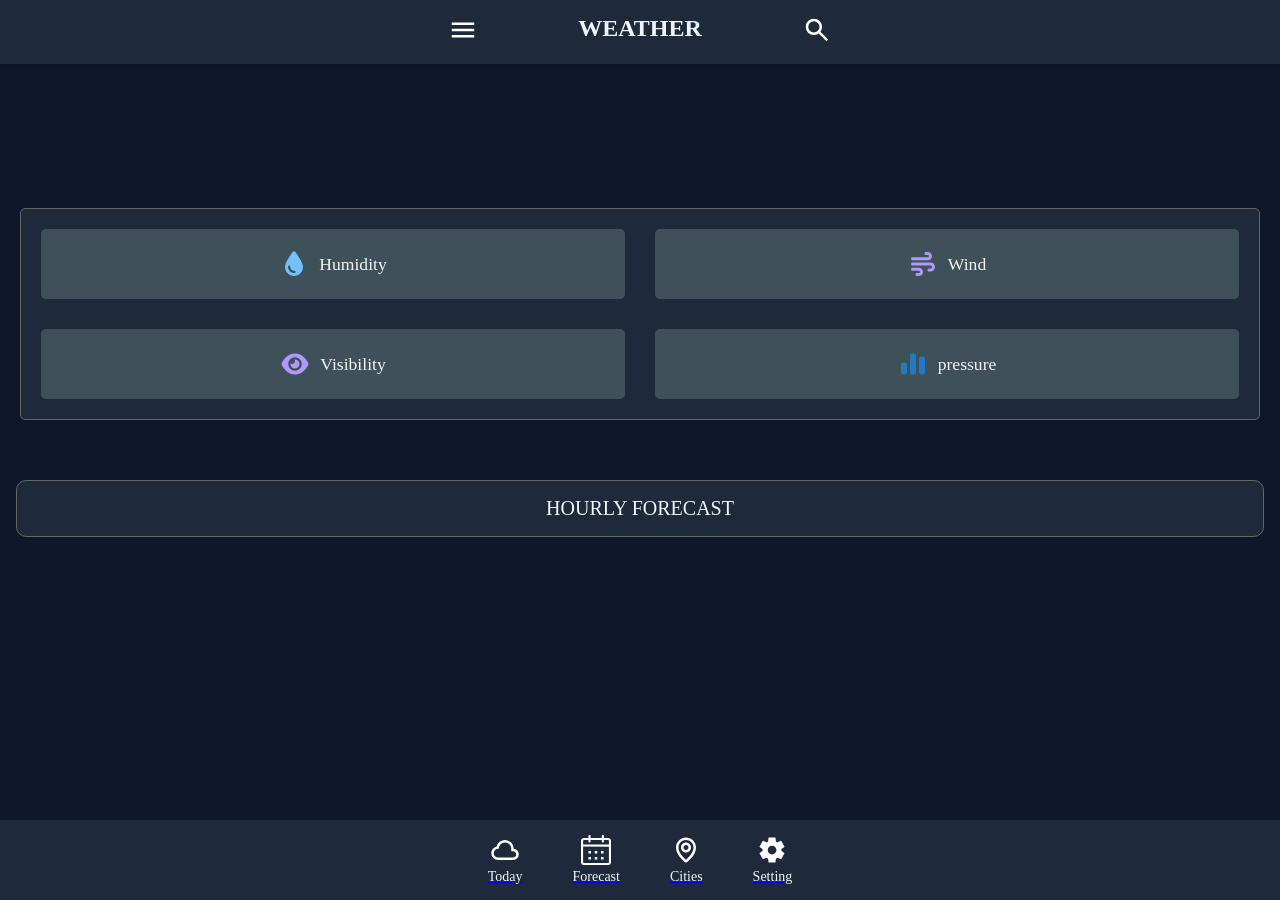
<file: index.html>
<!DOCTYPE html>
<html lang="en">
<head>
    <meta charset="UTF-8">
    <meta name="viewport" content="width=device-width, initial-scale=1.0">
    <title>WEATHER</title>
    
<link rel="stylesheet" href="https://cdnjs.cloudflare.com/ajax/libs/font-awesome/6.7.2/css/all.min.css">
<link rel="stylesheet" href="./css/root.css" />
<link rel="stylesheet" href="./css/style.css">
</head>
<body>
  
    <!-- header section -->
    <header class="header-section">
        <div class="head">
            <img src="./assets/menu.svg" alt="menu-icon" id="menu">
        </div>
        <div class="head">
            <h2> WEATHER </h2>
        </div>
        <div class="head">
            <a href="./city.html">
                <img src="./assets/search.svg" alt="search-icon" id="search">
            </a>
        </div>
    </header>

    <!-- side menu -->
     <aside id="side-menu" class="side-menu">
        <!-- profile -->
        <div class="profile-section">
            <div class="profile-icon">
                <svg xmlns="http://www.w3.org/2000/svg" viewBox="0 0 640 640">
                    <path fill="rgb(37, 138, 218)" d="M463 448.2C440.9 409.8 399.4 384 352 384L288 384C240.6 384 199.1 409.8 177 448.2C212.2 487.4 263.2 512 320 512C376.8 512 427.8 487.3 463 448.2zM64 320C64 178.6 178.6 64 320 64C461.4 64 576 178.6 576 320C576 461.4 461.4 576 320 576C178.6 576 64 461.4 64 320zM320 336C359.8 336 392 303.8 392 264C392 224.2 359.8 192 320 192C280.2 192 248 224.2 248 264C248 303.8 280.2 336 320 336z"/>
                </svg>
            </div>

            <div class="profile-info">
                <p>Yogen Karki</p> <br>
                <span> Premium Member </span>
            </div>

            <button class="close-menu" id="close-menu">
                x
            </button>
        </div>

        <!-- menu items -->
         <nav class="menu-items">
            <div class="menu-item">
                <span class="menu-icon">
                    <svg xmlns="http://www.w3.org/2000/svg" viewBox="0 0 640 640">
                        <path fill="rgb(238, 241, 243)" d="M192 112C183.2 112 176 119.2 176 128L176 512C176 520.8 183.2 528 192 528L272 528L272 448C272 430.3 286.3 416 304 416L336 416C353.7 416 368 430.3 368 448L368 528L448 528C456.8 528 464 520.8 464 512L464 128C464 119.2 456.8 112 448 112L192 112zM128 128C128 92.7 156.7 64 192 64L448 64C483.3 64 512 92.7 512 128L512 512C512 547.3 483.3 576 448 576L192 576C156.7 576 128 547.3 128 512L128 128zM224 176C224 167.2 231.2 160 240 160L272 160C280.8 160 288 167.2 288 176L288 208C288 216.8 280.8 224 272 224L240 224C231.2 224 224 216.8 224 208L224 176zM368 160L400 160C408.8 160 416 167.2 416 176L416 208C416 216.8 408.8 224 400 224L368 224C359.2 224 352 216.8 352 208L352 176C352 167.2 359.2 160 368 160zM224 304C224 295.2 231.2 288 240 288L272 288C280.8 288 288 295.2 288 304L288 336C288 344.8 280.8 352 272 352L240 352C231.2 352 224 344.8 224 336L224 304zM368 288L400 288C408.8 288 416 295.2 416 304L416 336C416 344.8 408.8 352 400 352L368 352C359.2 352 352 344.8 352 336L352 304C352 295.2 359.2 288 368 288z"/>
                    </svg>
                </span>

                <div>
                    <p> Manage Location </p>
                </div>
            </div>

            <div class="menu-item">
                <span class="menu-icon">
                    <svg xmlns="http://www.w3.org/2000/svg" viewBox="0 0 640 640">
                        <path fill="rgb(238, 241, 243)" d="M576 112C576 103.7 571.7 96 564.7 91.6C557.7 87.2 548.8 86.8 541.4 90.5L416.5 152.1L244 93.4C230.3 88.7 215.3 89.6 202.1 95.7L77.8 154.3C69.4 158.2 64 166.7 64 176L64 528C64 536.2 68.2 543.9 75.1 548.3C82 552.7 90.7 553.2 98.2 549.7L225.5 489.8L396.2 546.7C409.9 551.3 424.7 550.4 437.8 544.2L562.2 485.7C570.6 481.7 576 473.3 576 464L576 112zM208 146.1L208 445.1L112 490.3L112 191.3L208 146.1zM256 449.4L256 148.3L384 191.8L384 492.1L256 449.4zM432 198L528 150.6L528 448.8L432 494L432 198z"/>
                    </svg>
                </span>

                <div>
                    <p> Weather Maps </p>
                    <span> Radar, Precipition, Wind </span>
                </div>
            </div>

            <div class="menu-item">
                <span class="menu-icon">
                    <svg xmlns="http://www.w3.org/2000/svg" viewBox="0 0 640 640">
                        <path fill="rgb(238, 241, 243)" d="M80 448C53.5 448 32 426.5 32 400L32 240C32 213.5 53.5 192 80 192L104 192L104 296C104 309.3 114.7 320 128 320C141.3 320 152 309.3 152 296L152 192L200 192L200 264C200 277.3 210.7 288 224 288C237.3 288 248 277.3 248 264L248 192L296 192L296 296C296 309.3 306.7 320 320 320C333.3 320 344 309.3 344 296L344 192L392 192L392 264C392 277.3 402.7 288 416 288C429.3 288 440 277.3 440 264L440 192L488 192L488 296C488 309.3 498.7 320 512 320C525.3 320 536 309.3 536 296L536 192L560 192C586.5 192 608 213.5 608 240L608 400C608 426.5 586.5 448 560 448L80 448z"/>
                    </svg>
                </span>

                <div>
                    <p> Unit Settings </p>
                    <span> °C/°F, km/h, hPa </span>
                </div>
            </div>

            <div class="menu-item">
                <span class="menu-icon">
                    <svg xmlns="http://www.w3.org/2000/svg" viewBox="0 0 640 640">
                        <path fill="rgb(238, 241, 243)" d="M320 64C306.7 64 296 74.7 296 88L296 97.7C214.6 109.3 152 179.4 152 264L152 278.5C152 316.2 142 353.2 123 385.8L101.1 423.2C97.8 429 96 435.5 96 442.2C96 463.1 112.9 480 133.8 480L506.2 480C527.1 480 544 463.1 544 442.2C544 435.5 542.2 428.9 538.9 423.2L517 385.7C498 353.1 488 316.1 488 278.4L488 263.9C488 179.3 425.4 109.2 344 97.6L344 87.9C344 74.6 333.3 63.9 320 63.9zM488.4 432L151.5 432L164.4 409.9C187.7 370 200 324.6 200 278.5L200 264C200 197.7 253.7 144 320 144C386.3 144 440 197.7 440 264L440 278.5C440 324.7 452.3 370 475.5 409.9L488.4 432zM252.1 528C262 556 288.7 576 320 576C351.3 576 378 556 387.9 528L252.1 528z"/>
                    </svg>
                </span>

                <div>
                    <p> Notification </p>
                    <span> Breifings, Serve Alerts </span>
                </div>
            </div>

            <div class="menu-item">
                <span class="menu-icon">
                    <svg xmlns="http://www.w3.org/2000/svg" viewBox="0 0 640 640">
                        <path fill="rgb(236, 238, 243)" d="M224 64C241.7 64 256 78.3 256 96L256 128L384 128L384 96C384 78.3 398.3 64 416 64C433.7 64 448 78.3 448 96L448 128L480 128C515.3 128 544 156.7 544 192L544 480C544 515.3 515.3 544 480 544L160 544C124.7 544 96 515.3 96 480L96 192C96 156.7 124.7 128 160 128L192 128L192 96C192 78.3 206.3 64 224 64zM160 304L160 336C160 344.8 167.2 352 176 352L208 352C216.8 352 224 344.8 224 336L224 304C224 295.2 216.8 288 208 288L176 288C167.2 288 160 295.2 160 304zM288 304L288 336C288 344.8 295.2 352 304 352L336 352C344.8 352 352 344.8 352 336L352 304C352 295.2 344.8 288 336 288L304 288C295.2 288 288 295.2 288 304zM432 288C423.2 288 416 295.2 416 304L416 336C416 344.8 423.2 352 432 352L464 352C472.8 352 480 344.8 480 336L480 304C480 295.2 472.8 288 464 288L432 288zM160 432L160 464C160 472.8 167.2 480 176 480L208 480C216.8 480 224 472.8 224 464L224 432C224 423.2 216.8 416 208 416L176 416C167.2 416 160 423.2 160 432zM304 416C295.2 416 288 423.2 288 432L288 464C288 472.8 295.2 480 304 480L336 480C344.8 480 352 472.8 352 464L352 432C352 423.2 344.8 416 336 416L304 416zM416 432L416 464C416 472.8 423.2 480 432 480L464 480C472.8 480 480 472.8 480 464L480 432C480 423.2 472.8 416 464 416L432 416C423.2 416 416 423.2 416 432z"/>
                    </svg>
                </span>

                <div>
                    <p> Forecast </p>
                    <span> Upcoming, Future Weather Predictions </span>
                </div>
            </div>

            <div class="menu-item">
                <span class="menu-icon">
                    <svg xmlns="http://www.w3.org/2000/svg" viewBox="0 0 640 640">
                        <path fill="rgb(236, 238, 243)" d="M128 252.6C128 148.4 214 64 320 64C426 64 512 148.4 512 252.6C512 371.9 391.8 514.9 341.6 569.4C329.8 582.2 310.1 582.2 298.3 569.4C248.1 514.9 127.9 371.9 127.9 252.6zM320 320C355.3 320 384 291.3 384 256C384 220.7 355.3 192 320 192C284.7 192 256 220.7 256 256C256 291.3 284.7 320 320 320z"/>
                    </svg>
                </span>

                <div>
                    <p> Locations </p>
                    <span> Search for Current Weather of Pariticular City </span>
                </div>
            </div>

            <div class="menu-item">
                <span class="menu-icon">
                    <svg xmlns="http://www.w3.org/2000/svg" viewBox="0 0 640 640">
                        <path fill="rgb(236, 238, 243)" d="M259.1 73.5C262.1 58.7 275.2 48 290.4 48L350.2 48C365.4 48 378.5 58.7 381.5 73.5L396 143.5C410.1 149.5 423.3 157.2 435.3 166.3L503.1 143.8C517.5 139 533.3 145 540.9 158.2L570.8 210C578.4 223.2 575.7 239.8 564.3 249.9L511 297.3C511.9 304.7 512.3 312.3 512.3 320C512.3 327.7 511.8 335.3 511 342.7L564.4 390.2C575.8 400.3 578.4 417 570.9 430.1L541 481.9C533.4 495 517.6 501.1 503.2 496.3L435.4 473.8C423.3 482.9 410.1 490.5 396.1 496.6L381.7 566.5C378.6 581.4 365.5 592 350.4 592L290.6 592C275.4 592 262.3 581.3 259.3 566.5L244.9 496.6C230.8 490.6 217.7 482.9 205.6 473.8L137.5 496.3C123.1 501.1 107.3 495.1 99.7 481.9L69.8 430.1C62.2 416.9 64.9 400.3 76.3 390.2L129.7 342.7C128.8 335.3 128.4 327.7 128.4 320C128.4 312.3 128.9 304.7 129.7 297.3L76.3 249.8C64.9 239.7 62.3 223 69.8 209.9L99.7 158.1C107.3 144.9 123.1 138.9 137.5 143.7L205.3 166.2C217.4 157.1 230.6 149.5 244.6 143.4L259.1 73.5zM320.3 400C364.5 399.8 400.2 363.9 400 319.7C399.8 275.5 363.9 239.8 319.7 240C275.5 240.2 239.8 276.1 240 320.3C240.2 364.5 276.1 400.2 320.3 400z"/>
                    </svg>
                </span>

                <div>
                    <p> Settings </p>
                    <span> Setting descriptions </span>
                </div>
            </div>
         
         </nav>

         <!-- Bottom Menu -->
          <div class="bottom-menu">
            <div class="menu-item">
                <span class="menu-icon">
                    <svg xmlns="http://www.w3.org/2000/svg" viewBox="0 0 640 640">
                        <path fill="rgb(238, 241, 243)" d="M320 576C461.4 576 576 461.4 576 320C576 178.6 461.4 64 320 64C178.6 64 64 178.6 64 320C64 461.4 178.6 576 320 576zM288 224C288 206.3 302.3 192 320 192C337.7 192 352 206.3 352 224C352 241.7 337.7 256 320 256C302.3 256 288 241.7 288 224zM280 288L328 288C341.3 288 352 298.7 352 312L352 400L360 400C373.3 400 384 410.7 384 424C384 437.3 373.3 448 360 448L280 448C266.7 448 256 437.3 256 424C256 410.7 266.7 400 280 400L304 400L304 336L280 336C266.7 336 256 325.3 256 312C256 298.7 266.7 288 280 288z"/>
                    </svg>
                </span>
                <p> Help & Feedback </p>
            </div>

          </div>
     </aside>

    <!-- Body section -->
    <section class="body-section">
        <div id="city" class="city"> </div>
        <div id="time" class="time"> </div>
        <div class="flex">
            <div id="icon" alt="icon" class="icon"> </div>
            <div id="temperature" class="temperature"> </div>
        </div>
        <div id="description" class="description"> </div>

        <div class="outer-box">
            <div class="inner-box"> 
                <div class="lvl-1">
                    <svg xmlns="http://www.w3.org/2000/svg" viewBox="0 0 640 640">
                    <path fill="rgb(116, 192, 252)" d="M320 576C214 576 128 490 128 384C128 292.8 258.2 109.9 294.6 60.5C300.5 52.5 309.8 48 319.8 48L320.2 48C330.2 48 339.5 52.5 345.4 60.5C381.8 109.9 512 292.8 512 384C512 490 426 576 320 576zM240 376C240 362.7 229.3 352 216 352C202.7 352 192 362.7 192 376C192 451.1 252.9 512 328 512C341.3 512 352 501.3 352 488C352 474.7 341.3 464 328 464C279.4 464 240 424.6 240 376z"/>
                    </svg>
                    <span>Humidity</span>
                </div>
               
                <div id="humidity" class="lvl-2"> </div>
            </div>

            <div class="inner-box"> 
                <div class="lvl-1">
                <svg xmlns="http://www.w3.org/2000/svg" viewBox="0 0 640 640">
                    <path fill="rgb(177, 151, 252)" d="M352 96C352 113.7 366.3 128 384 128L424 128C437.3 128 448 138.7 448 152C448 165.3 437.3 176 424 176L96 176C78.3 176 64 190.3 64 208C64 225.7 78.3 240 96 240L424 240C472.6 240 512 200.6 512 152C512 103.4 472.6 64 424 64L384 64C366.3 64 352 78.3 352 96zM416 448C416 465.7 430.3 480 448 480L480 480C533 480 576 437 576 384C576 331 533 288 480 288L96 288C78.3 288 64 302.3 64 320C64 337.7 78.3 352 96 352L480 352C497.7 352 512 366.3 512 384C512 401.7 497.7 416 480 416L448 416C430.3 416 416 430.3 416 448zM192 576L232 576C280.6 576 320 536.6 320 488C320 439.4 280.6 400 232 400L96 400C78.3 400 64 414.3 64 432C64 449.7 78.3 464 96 464L232 464C245.3 464 256 474.7 256 488C256 501.3 245.3 512 232 512L192 512C174.3 512 160 526.3 160 544C160 561.7 174.3 576 192 576z"/>
                </svg> 
                <span>Wind</span>
                </div>

                <div id="wind" class="lvl-2"> </div>
            </div>

            <div class="inner-box">
                <div class="lvl-1">
                    <svg xmlns="http://www.w3.org/2000/svg" viewBox="0 0 640 640">
                    <path fill="rgb(177, 151, 252)" d="M320 96C239.2 96 174.5 132.8 127.4 176.6C80.6 220.1 49.3 272 34.4 307.7C31.1 315.6 31.1 324.4 34.4 332.3C49.3 368 80.6 420 127.4 463.4C174.5 507.1 239.2 544 320 544C400.8 544 465.5 507.2 512.6 463.4C559.4 419.9 590.7 368 605.6 332.3C608.9 324.4 608.9 315.6 605.6 307.7C590.7 272 559.4 220 512.6 176.6C465.5 132.9 400.8 96 320 96zM176 320C176 240.5 240.5 176 320 176C399.5 176 464 240.5 464 320C464 399.5 399.5 464 320 464C240.5 464 176 399.5 176 320zM320 256C320 291.3 291.3 320 256 320C244.5 320 233.7 317 224.3 311.6C223.3 322.5 224.2 333.7 227.2 344.8C240.9 396 293.6 426.4 344.8 412.7C396 399 426.4 346.3 412.7 295.1C400.5 249.4 357.2 220.3 311.6 224.3C316.9 233.6 320 244.4 320 256z"/>
                    </svg>
                    <span>Visibility</span>
                </div>

                <div id="visibility" class="lvl-2"> </div>
            </div>

            <div class="inner-box"> 
                <div class="lvl-1">
                    <svg xmlns="http://www.w3.org/2000/svg" viewBox="0 0 640 640">
                        <path fill="rgb(31, 123, 196)" d="M256 144C256 117.5 277.5 96 304 96L336 96C362.5 96 384 117.5 384 144L384 496C384 522.5 362.5 544 336 544L304 544C277.5 544 256 522.5 256 496L256 144zM64 336C64 309.5 85.5 288 112 288L144 288C170.5 288 192 309.5 192 336L192 496C192 522.5 170.5 544 144 544L112 544C85.5 544 64 522.5 64 496L64 336zM496 160L528 160C554.5 160 576 181.5 576 208L576 496C576 522.5 554.5 544 528 544L496 544C469.5 544 448 522.5 448 496L448 208C448 181.5 469.5 160 496 160z"/>
                    </svg>
                    <span> pressure</span>
                </div>

                <div id="pressure" class="lvl-2"> </div>
            </div>
        </div>

        <!-- display-searched-weather -->
        <div class="display-searched-weather" id="display-searched-weather"> 
        <!-- hourly-forecast-section -->
            <div class="hourly-forecast-section">
                <p class="box-title"> HOURLY FORECAST </p>
                <div class="forecast-box"></div>
            </div>    
        </div>

    </section> 

    <!-- Footer section -->
    <footer class="footer-section">
        <div class="foot">
            <a href="./index.html">
            <img src="./assets/cloud.svg" alt="cloud-icon" id="cloud">
            <p> Today </p>
            </a>
        </div>
        <div class="foot">
            <a href="./forecast.html">
                <img src="./assets/date.svg" alt="date-icon" id="date">
                <p> Forecast </p>
            </a>
        </div>
        <div class="foot">
            <a href="./city.html">
                <img src="./assets/location.svg" alt="location-icon" id="location">
                <p> Cities </p>
            </a>
        </div>
        <div class="foot">
            <a href="./setting.html">
            <img src="./assets/setting.svg" alt="setting-icon" id="setting">
            <p> Setting </p>
            </a>
        </div>
    </footer>

   <!-- overlay -->
    <div id="overlay" class="overlay"></div> 

    <div id="weather-container"></div>

    <script src="./js/main.js"></script>
</body>
</html>
</file>
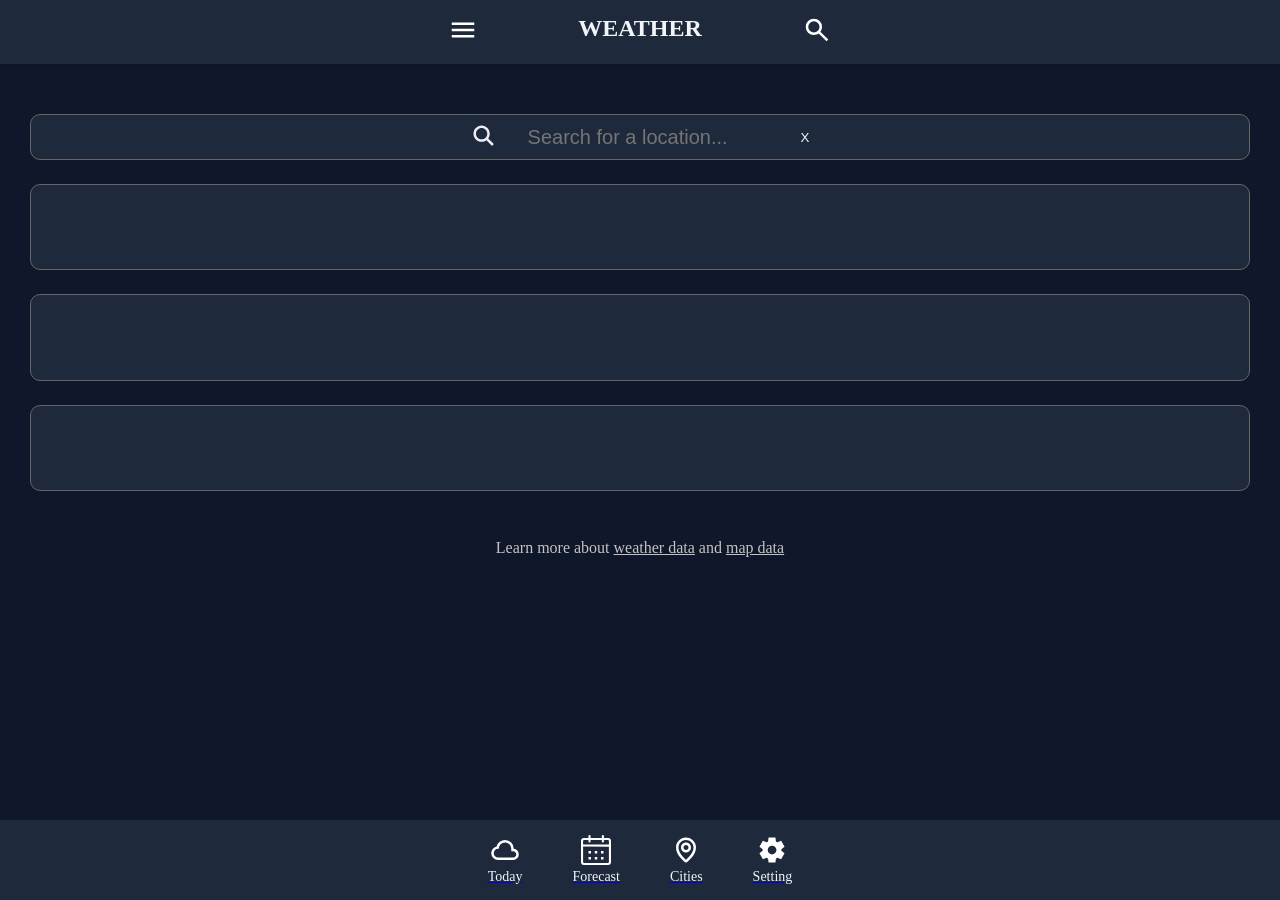
<file: city.html>
<!doctype html>
<html lang="en">
  <head>
    <meta charset="UTF-8" />
    <meta name="viewport" content="width=device-width, initial-scale=1.0" />
    <title>Document</title>
    <link rel="stylesheet" href="./css/root.css" />
    <link rel="stylesheet" href="./css/city.css" />
    
  </head>
  <body>
    <header class="header-section">
      <div class="head">
        <img src="./assets/menu.svg" alt="menu-icon" id="menu" />
      </div>
      <div class="head">
        <h2>WEATHER</h2>
      </div>
      <div class="head">
        <a href="./city.html">
          <img src="./assets/search.svg" alt="search-icon" id="search" />
        </a>
      </div>
    </header>

    <!-- side menu -->
    <aside id="side-menu" class="side-menu">
      <!-- profile -->
      <div class="profile-section">
        <div class="profile-icon">
          <svg xmlns="http://www.w3.org/2000/svg" viewBox="0 0 640 640">
            <path
              fill="rgb(37, 138, 218)"
              d="M463 448.2C440.9 409.8 399.4 384 352 384L288 384C240.6 384 199.1 409.8 177 448.2C212.2 487.4 263.2 512 320 512C376.8 512 427.8 487.3 463 448.2zM64 320C64 178.6 178.6 64 320 64C461.4 64 576 178.6 576 320C576 461.4 461.4 576 320 576C178.6 576 64 461.4 64 320zM320 336C359.8 336 392 303.8 392 264C392 224.2 359.8 192 320 192C280.2 192 248 224.2 248 264C248 303.8 280.2 336 320 336z"
            />
          </svg>
        </div>

        <div class="profile-info">
          <p>Yogen Karki</p>
          <br />
          <span> Premium Member </span>
        </div>

        <button class="close-menu" id="close-menu">x</button>
      </div>

      <!-- menu items -->
      <nav class="menu-items">
        <div class="menu-item">
          <span class="menu-icon">
            <svg xmlns="http://www.w3.org/2000/svg" viewBox="0 0 640 640">
              <path
                fill="rgb(238, 241, 243)"
                d="M192 112C183.2 112 176 119.2 176 128L176 512C176 520.8 183.2 528 192 528L272 528L272 448C272 430.3 286.3 416 304 416L336 416C353.7 416 368 430.3 368 448L368 528L448 528C456.8 528 464 520.8 464 512L464 128C464 119.2 456.8 112 448 112L192 112zM128 128C128 92.7 156.7 64 192 64L448 64C483.3 64 512 92.7 512 128L512 512C512 547.3 483.3 576 448 576L192 576C156.7 576 128 547.3 128 512L128 128zM224 176C224 167.2 231.2 160 240 160L272 160C280.8 160 288 167.2 288 176L288 208C288 216.8 280.8 224 272 224L240 224C231.2 224 224 216.8 224 208L224 176zM368 160L400 160C408.8 160 416 167.2 416 176L416 208C416 216.8 408.8 224 400 224L368 224C359.2 224 352 216.8 352 208L352 176C352 167.2 359.2 160 368 160zM224 304C224 295.2 231.2 288 240 288L272 288C280.8 288 288 295.2 288 304L288 336C288 344.8 280.8 352 272 352L240 352C231.2 352 224 344.8 224 336L224 304zM368 288L400 288C408.8 288 416 295.2 416 304L416 336C416 344.8 408.8 352 400 352L368 352C359.2 352 352 344.8 352 336L352 304C352 295.2 359.2 288 368 288z"
              />
            </svg>
          </span>

          <div>
            <p>Manage Location</p>
          </div>
        </div>

        <div class="menu-item">
          <span class="menu-icon">
            <svg xmlns="http://www.w3.org/2000/svg" viewBox="0 0 640 640">
              <path
                fill="rgb(238, 241, 243)"
                d="M576 112C576 103.7 571.7 96 564.7 91.6C557.7 87.2 548.8 86.8 541.4 90.5L416.5 152.1L244 93.4C230.3 88.7 215.3 89.6 202.1 95.7L77.8 154.3C69.4 158.2 64 166.7 64 176L64 528C64 536.2 68.2 543.9 75.1 548.3C82 552.7 90.7 553.2 98.2 549.7L225.5 489.8L396.2 546.7C409.9 551.3 424.7 550.4 437.8 544.2L562.2 485.7C570.6 481.7 576 473.3 576 464L576 112zM208 146.1L208 445.1L112 490.3L112 191.3L208 146.1zM256 449.4L256 148.3L384 191.8L384 492.1L256 449.4zM432 198L528 150.6L528 448.8L432 494L432 198z"
              />
            </svg>
          </span>

          <div>
            <p>Weather Maps</p>
            <span> Radar, Precipition, Wind </span>
          </div>
        </div>

        <div class="menu-item">
          <span class="menu-icon">
            <svg xmlns="http://www.w3.org/2000/svg" viewBox="0 0 640 640">
              <path
                fill="rgb(238, 241, 243)"
                d="M80 448C53.5 448 32 426.5 32 400L32 240C32 213.5 53.5 192 80 192L104 192L104 296C104 309.3 114.7 320 128 320C141.3 320 152 309.3 152 296L152 192L200 192L200 264C200 277.3 210.7 288 224 288C237.3 288 248 277.3 248 264L248 192L296 192L296 296C296 309.3 306.7 320 320 320C333.3 320 344 309.3 344 296L344 192L392 192L392 264C392 277.3 402.7 288 416 288C429.3 288 440 277.3 440 264L440 192L488 192L488 296C488 309.3 498.7 320 512 320C525.3 320 536 309.3 536 296L536 192L560 192C586.5 192 608 213.5 608 240L608 400C608 426.5 586.5 448 560 448L80 448z"
              />
            </svg>
          </span>

          <div>
            <p>Unit Settings</p>
            <span> °C/°F, km/h, hPa </span>
          </div>
        </div>

        <div class="menu-item">
          <span class="menu-icon">
            <svg xmlns="http://www.w3.org/2000/svg" viewBox="0 0 640 640">
              <path
                fill="rgb(238, 241, 243)"
                d="M320 64C306.7 64 296 74.7 296 88L296 97.7C214.6 109.3 152 179.4 152 264L152 278.5C152 316.2 142 353.2 123 385.8L101.1 423.2C97.8 429 96 435.5 96 442.2C96 463.1 112.9 480 133.8 480L506.2 480C527.1 480 544 463.1 544 442.2C544 435.5 542.2 428.9 538.9 423.2L517 385.7C498 353.1 488 316.1 488 278.4L488 263.9C488 179.3 425.4 109.2 344 97.6L344 87.9C344 74.6 333.3 63.9 320 63.9zM488.4 432L151.5 432L164.4 409.9C187.7 370 200 324.6 200 278.5L200 264C200 197.7 253.7 144 320 144C386.3 144 440 197.7 440 264L440 278.5C440 324.7 452.3 370 475.5 409.9L488.4 432zM252.1 528C262 556 288.7 576 320 576C351.3 576 378 556 387.9 528L252.1 528z"
              />
            </svg>
          </span>

          <div>
            <p>Notification</p>
            <span> Breifings, Serve Alerts </span>
          </div>
        </div>

                    <div class="menu-item">
                <span class="menu-icon">
                    <svg xmlns="http://www.w3.org/2000/svg" viewBox="0 0 640 640">
                        <path fill="rgb(236, 238, 243)" d="M224 64C241.7 64 256 78.3 256 96L256 128L384 128L384 96C384 78.3 398.3 64 416 64C433.7 64 448 78.3 448 96L448 128L480 128C515.3 128 544 156.7 544 192L544 480C544 515.3 515.3 544 480 544L160 544C124.7 544 96 515.3 96 480L96 192C96 156.7 124.7 128 160 128L192 128L192 96C192 78.3 206.3 64 224 64zM160 304L160 336C160 344.8 167.2 352 176 352L208 352C216.8 352 224 344.8 224 336L224 304C224 295.2 216.8 288 208 288L176 288C167.2 288 160 295.2 160 304zM288 304L288 336C288 344.8 295.2 352 304 352L336 352C344.8 352 352 344.8 352 336L352 304C352 295.2 344.8 288 336 288L304 288C295.2 288 288 295.2 288 304zM432 288C423.2 288 416 295.2 416 304L416 336C416 344.8 423.2 352 432 352L464 352C472.8 352 480 344.8 480 336L480 304C480 295.2 472.8 288 464 288L432 288zM160 432L160 464C160 472.8 167.2 480 176 480L208 480C216.8 480 224 472.8 224 464L224 432C224 423.2 216.8 416 208 416L176 416C167.2 416 160 423.2 160 432zM304 416C295.2 416 288 423.2 288 432L288 464C288 472.8 295.2 480 304 480L336 480C344.8 480 352 472.8 352 464L352 432C352 423.2 344.8 416 336 416L304 416zM416 432L416 464C416 472.8 423.2 480 432 480L464 480C472.8 480 480 472.8 480 464L480 432C480 423.2 472.8 416 464 416L432 416C423.2 416 416 423.2 416 432z"/>
                    </svg>
                </span>

                <div>
                    <p> Forecast </p>
                    <span> Upcoming, Future Weather Predictions </span>
                </div>
            </div>

            <div class="menu-item">
                <span class="menu-icon">
                    <svg xmlns="http://www.w3.org/2000/svg" viewBox="0 0 640 640">
                        <path fill="rgb(236, 238, 243)" d="M128 252.6C128 148.4 214 64 320 64C426 64 512 148.4 512 252.6C512 371.9 391.8 514.9 341.6 569.4C329.8 582.2 310.1 582.2 298.3 569.4C248.1 514.9 127.9 371.9 127.9 252.6zM320 320C355.3 320 384 291.3 384 256C384 220.7 355.3 192 320 192C284.7 192 256 220.7 256 256C256 291.3 284.7 320 320 320z"/>
                    </svg>
                </span>

                <div>
                    <p> Locations </p>
                    <span> Search for Current Weather of Pariticular City </span>
                </div>
            </div>

            <div class="menu-item">
                <span class="menu-icon">
                    <svg xmlns="http://www.w3.org/2000/svg" viewBox="0 0 640 640">
                        <path fill="rgb(236, 238, 243)" d="M259.1 73.5C262.1 58.7 275.2 48 290.4 48L350.2 48C365.4 48 378.5 58.7 381.5 73.5L396 143.5C410.1 149.5 423.3 157.2 435.3 166.3L503.1 143.8C517.5 139 533.3 145 540.9 158.2L570.8 210C578.4 223.2 575.7 239.8 564.3 249.9L511 297.3C511.9 304.7 512.3 312.3 512.3 320C512.3 327.7 511.8 335.3 511 342.7L564.4 390.2C575.8 400.3 578.4 417 570.9 430.1L541 481.9C533.4 495 517.6 501.1 503.2 496.3L435.4 473.8C423.3 482.9 410.1 490.5 396.1 496.6L381.7 566.5C378.6 581.4 365.5 592 350.4 592L290.6 592C275.4 592 262.3 581.3 259.3 566.5L244.9 496.6C230.8 490.6 217.7 482.9 205.6 473.8L137.5 496.3C123.1 501.1 107.3 495.1 99.7 481.9L69.8 430.1C62.2 416.9 64.9 400.3 76.3 390.2L129.7 342.7C128.8 335.3 128.4 327.7 128.4 320C128.4 312.3 128.9 304.7 129.7 297.3L76.3 249.8C64.9 239.7 62.3 223 69.8 209.9L99.7 158.1C107.3 144.9 123.1 138.9 137.5 143.7L205.3 166.2C217.4 157.1 230.6 149.5 244.6 143.4L259.1 73.5zM320.3 400C364.5 399.8 400.2 363.9 400 319.7C399.8 275.5 363.9 239.8 319.7 240C275.5 240.2 239.8 276.1 240 320.3C240.2 364.5 276.1 400.2 320.3 400z"/>
                    </svg>
                </span>

                <div>
                    <p> Settings </p>
                    <span> Setting descriptions </span>
                </div>
            </div>
            
      </nav>

      <!-- Bottom Menu -->
      <div class="bottom-menu">
        <div class="menu-item">
          <span class="menu-icon">
            <svg xmlns="http://www.w3.org/2000/svg" viewBox="0 0 640 640">
              <path
                fill="rgb(238, 241, 243)"
                d="M320 576C461.4 576 576 461.4 576 320C576 178.6 461.4 64 320 64C178.6 64 64 178.6 64 320C64 461.4 178.6 576 320 576zM288 224C288 206.3 302.3 192 320 192C337.7 192 352 206.3 352 224C352 241.7 337.7 256 320 256C302.3 256 288 241.7 288 224zM280 288L328 288C341.3 288 352 298.7 352 312L352 400L360 400C373.3 400 384 410.7 384 424C384 437.3 373.3 448 360 448L280 448C266.7 448 256 437.3 256 424C256 410.7 266.7 400 280 400L304 400L304 336L280 336C266.7 336 256 325.3 256 312C256 298.7 266.7 288 280 288z"
              />
            </svg>
          </span>
          <p>Help & Feedback</p>
        </div>
      </div>
    </aside>

    <!-- Main - Section  -->
    <main class="body-section">
      <!-- Search-bar -->
      <section class="search">
        <button type="button" id="search-btn">
          <svg xmlns="http://www.w3.org/2000/svg" viewBox="0 0 640 640">
            <path fill="rgb(236, 238, 243)"
             d="M480 272C480 317.9 465.1 360.3 440 394.7L566.6 521.4C579.1 533.9 579.1 554.2 566.6 566.7C554.1 579.2 533.8 579.2 521.3 566.7L394.7 440C360.3 465.1 317.9 480 272 480C157.1 480 64 386.9 64 272C64 157.1 157.1 64 272 64C386.9 64 480 157.1 480 272zM272 416C351.5 416 416 351.5 416 272C416 192.5 351.5 128 272 128C192.5 128 128 192.5 128 272C128 351.5 192.5 416 272 416z"/>
          </svg>
        </button>

        <input
          type="text"
          placeholder="Search for a location..."
          id="search-location"
          name="search"
        />
        <button type="button" id="clear-btn">X</button>
      </section>
 
      <!-- display-searched-weather section -->
      <aside class="display-searched-weather" id="display-searched-weather"> 
        <!-- city-descrip-info -->
        <div id="city" class="city"> </div>
        <div id="temperature" class="temperature"> </div>
        <div id="description" class="description"> </div>
        <!-- hourly-forecast-section -->
        <div class="hourly-forecast-section">
            <p class="box-title"> HOURLY FORECAST </p>
            <div class="forecast-box"></div>
              <!-- <div class="forecast-info">
                <div id="time" class="time"> </div>
                <div id="icon" alt="icon" class="icon"> </div>
                <div id="temperature" class="temperature"> </div>  
              </div> -->
        </div>    
      </aside>

        <!-- city-list cards section -->
      <section class="city-list">
        <div class="city-card">

          <div class="city-info-upper">
            <div class="weather-info">
              <p id="city-auck"></p>
              <span id="time-auck"> </span>
            </div>
            <div class="weather-info">
              <h1 id="temperature-auck"></h1>
            </div>
          </div>

          <div class="city-info-lower">
            <div class="temp-info">
              <p id="description-auck"></p>
            </div>
            <div class="temp-info">
              <p id="humidity-auck"></p>
            </div>
          </div>
        </div>

        <div class="city-card">
          <div class="city-info-upper">
            <div class="weather-info">
              <p id="city-christ"></p>
              <span id="time-christ"> </span>
            </div>
            <div class="weather-info">
              <h1 id="temperature-christ"></h1>
            </div>
          </div>

          <div class="city-info-lower">
            <div class="temp-info">
              <p id="description-christ"></p>
            </div>
            <div class="temp-info">
              <p id="humidity-christ"></p>
            </div>
          </div>
        </div>

        <div class="city-card">
          <div class="city-info-upper">
            <div class="weather-info">
              <p id="city-well"></p>
              <span id="time-well"> </span>
            </div>
            <div class="weather-info">
              <h1 id="temperature-well"></h1>
            </div>
          </div>

          <div class="city-info-lower">
            <div class="temp-info">
              <p id="description-well"></p>
            </div>
            <div class="temp-info">
              <p id="humidity-well"></p>
            </div>
          </div>
        </div>

        <p class="lastline">Learn more about  <a href="https://weatherapi.com/" target="_blank">weather data</a> and <a href="https://www.mapquest.com/" target="_blank">map data</a> </p>
      </section>
    </main>

    <!-- -- footer - section -- -->
    <footer class="footer-section">
      <div class="foot">
        <a href="./index.html">
          <img src="./assets/cloud.svg" alt="cloud-icon" id="cloud" />
          <p>Today</p>
        </a>
      </div>
      <div class="foot">
        <a href="./forecast.html">
          <img src="./assets/date.svg" alt="date-icon" id="date" />
          <p>Forecast</p>
        </a>
      </div>
      <div class="foot">
        <a href="./city.html">
          <img src="./assets/location.svg" alt="location-icon" id="location" />
          <p>Cities</p>
        </a>
      </div>
      <div class="foot">
        <a href="./setting.html">
          <img src="./assets/setting.svg" alt="setting-icon" id="setting" />
          <p>Setting</p>
        </a>
      </div>
    </footer>

    <!-- overlay -->
    <div id="overlay" class="overlay"></div>
    <script src="./js/city.js"></script>
  </body>
</html>
</file>
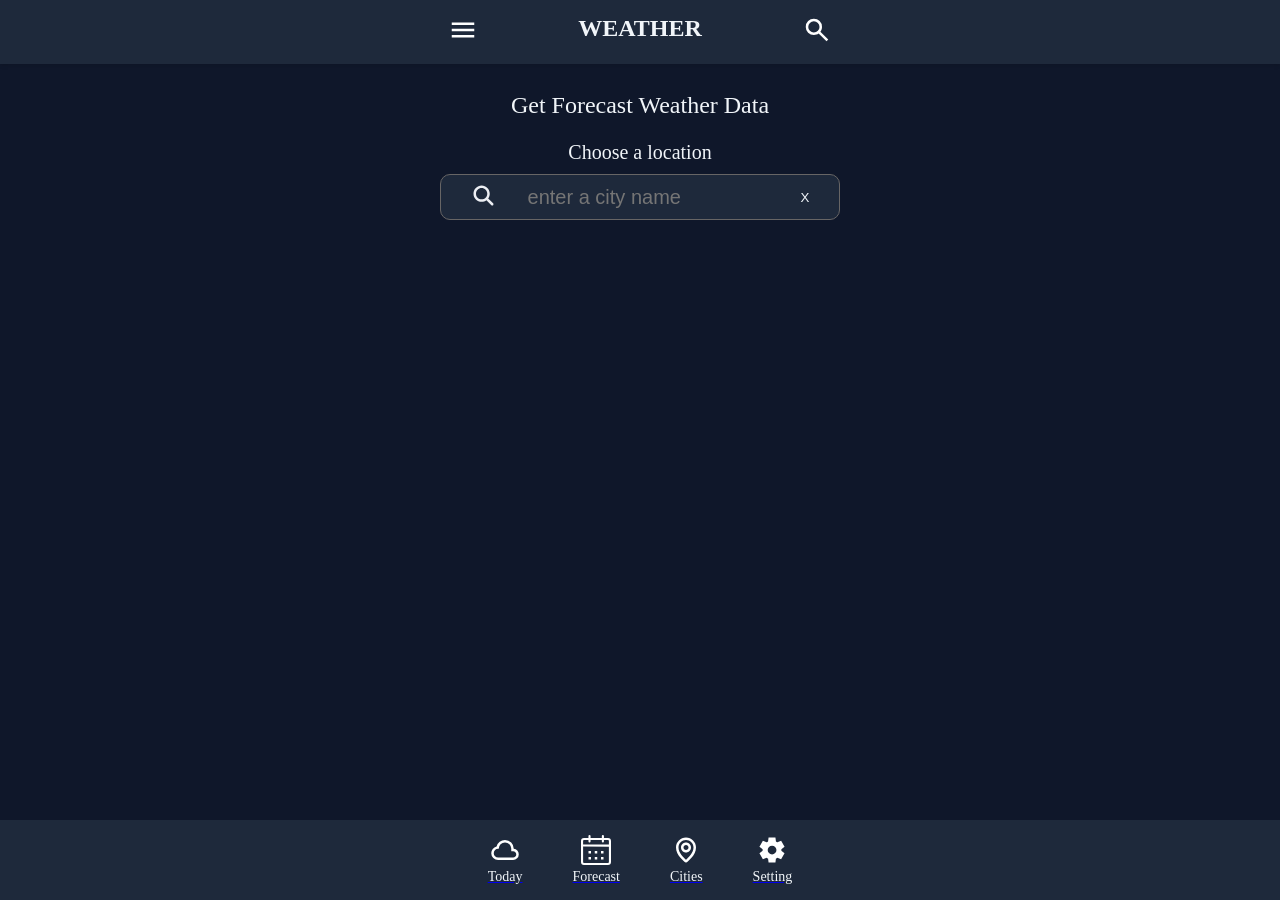
<file: forecast.html>
<!DOCTYPE html>
<html lang="en">
<head>
    <meta charset="UTF-8">
    <meta name="viewport" content="width=device-width, initial-scale=1.0">
    <title>Document</title>
    <link rel="stylesheet" href="./css/root.css" />
    <link rel="stylesheet" href="./css/forecast.css">
</head>
<body>

    <header class="header-section">
        <div class="head">
            <img src="./assets/menu.svg" alt="menu-icon" id="menu">
        </div>
        <div class="head">
            <h2>WEATHER</h2>
        </div>
        <div class="head">
            <a href="./city.html">
                <img src="./assets/search.svg" alt="search-icon" id="search">
            </a>
        </div>
    </header>

    <!-- side menu -->
     <aside id="side-menu" class="side-menu">
        <!-- profile -->
        <div class="profile-section">
            <div class="profile-icon">
                <svg xmlns="http://www.w3.org/2000/svg" viewBox="0 0 640 640">
                    <path fill="rgb(37, 138, 218)" d="M463 448.2C440.9 409.8 399.4 384 352 384L288 384C240.6 384 199.1 409.8 177 448.2C212.2 487.4 263.2 512 320 512C376.8 512 427.8 487.3 463 448.2zM64 320C64 178.6 178.6 64 320 64C461.4 64 576 178.6 576 320C576 461.4 461.4 576 320 576C178.6 576 64 461.4 64 320zM320 336C359.8 336 392 303.8 392 264C392 224.2 359.8 192 320 192C280.2 192 248 224.2 248 264C248 303.8 280.2 336 320 336z"/>
                </svg>
            </div>

            <div class="profile-info">
                <p>Yogen Karki</p> <br>
                <span> Premium Member </span>
            </div>

            <button class="close-menu" id="close-menu">
                x
            </button>
        </div>

        <!-- menu items -->
         <nav class="menu-items">
            <div class="menu-item">
                <span class="menu-icon">
                    <svg xmlns="http://www.w3.org/2000/svg" viewBox="0 0 640 640">
                        <path fill="rgb(238, 241, 243)" d="M192 112C183.2 112 176 119.2 176 128L176 512C176 520.8 183.2 528 192 528L272 528L272 448C272 430.3 286.3 416 304 416L336 416C353.7 416 368 430.3 368 448L368 528L448 528C456.8 528 464 520.8 464 512L464 128C464 119.2 456.8 112 448 112L192 112zM128 128C128 92.7 156.7 64 192 64L448 64C483.3 64 512 92.7 512 128L512 512C512 547.3 483.3 576 448 576L192 576C156.7 576 128 547.3 128 512L128 128zM224 176C224 167.2 231.2 160 240 160L272 160C280.8 160 288 167.2 288 176L288 208C288 216.8 280.8 224 272 224L240 224C231.2 224 224 216.8 224 208L224 176zM368 160L400 160C408.8 160 416 167.2 416 176L416 208C416 216.8 408.8 224 400 224L368 224C359.2 224 352 216.8 352 208L352 176C352 167.2 359.2 160 368 160zM224 304C224 295.2 231.2 288 240 288L272 288C280.8 288 288 295.2 288 304L288 336C288 344.8 280.8 352 272 352L240 352C231.2 352 224 344.8 224 336L224 304zM368 288L400 288C408.8 288 416 295.2 416 304L416 336C416 344.8 408.8 352 400 352L368 352C359.2 352 352 344.8 352 336L352 304C352 295.2 359.2 288 368 288z"/>
                    </svg>
                </span>

                <div>
                    <p> Manage Location </p>
                </div>
            </div>

            <div class="menu-item">
                <span class="menu-icon">
                    <svg xmlns="http://www.w3.org/2000/svg" viewBox="0 0 640 640">
                        <path fill="rgb(238, 241, 243)" d="M576 112C576 103.7 571.7 96 564.7 91.6C557.7 87.2 548.8 86.8 541.4 90.5L416.5 152.1L244 93.4C230.3 88.7 215.3 89.6 202.1 95.7L77.8 154.3C69.4 158.2 64 166.7 64 176L64 528C64 536.2 68.2 543.9 75.1 548.3C82 552.7 90.7 553.2 98.2 549.7L225.5 489.8L396.2 546.7C409.9 551.3 424.7 550.4 437.8 544.2L562.2 485.7C570.6 481.7 576 473.3 576 464L576 112zM208 146.1L208 445.1L112 490.3L112 191.3L208 146.1zM256 449.4L256 148.3L384 191.8L384 492.1L256 449.4zM432 198L528 150.6L528 448.8L432 494L432 198z"/>
                    </svg>
                </span>

                <div>
                    <p> Weather Maps </p>
                    <span> Radar, Precipition, Wind </span>
                </div>
            </div>

            <div class="menu-item">
                <span class="menu-icon">
                    <svg xmlns="http://www.w3.org/2000/svg" viewBox="0 0 640 640">
                        <path fill="rgb(238, 241, 243)" d="M80 448C53.5 448 32 426.5 32 400L32 240C32 213.5 53.5 192 80 192L104 192L104 296C104 309.3 114.7 320 128 320C141.3 320 152 309.3 152 296L152 192L200 192L200 264C200 277.3 210.7 288 224 288C237.3 288 248 277.3 248 264L248 192L296 192L296 296C296 309.3 306.7 320 320 320C333.3 320 344 309.3 344 296L344 192L392 192L392 264C392 277.3 402.7 288 416 288C429.3 288 440 277.3 440 264L440 192L488 192L488 296C488 309.3 498.7 320 512 320C525.3 320 536 309.3 536 296L536 192L560 192C586.5 192 608 213.5 608 240L608 400C608 426.5 586.5 448 560 448L80 448z"/>
                    </svg>
                </span>

                <div>
                    <p> Unit Settings </p>
                    <span> °C/°F, km/h, hPa </span>
                </div>
            </div>

            <div class="menu-item">
                <span class="menu-icon">
                    <svg xmlns="http://www.w3.org/2000/svg" viewBox="0 0 640 640">
                        <path fill="rgb(238, 241, 243)" d="M320 64C306.7 64 296 74.7 296 88L296 97.7C214.6 109.3 152 179.4 152 264L152 278.5C152 316.2 142 353.2 123 385.8L101.1 423.2C97.8 429 96 435.5 96 442.2C96 463.1 112.9 480 133.8 480L506.2 480C527.1 480 544 463.1 544 442.2C544 435.5 542.2 428.9 538.9 423.2L517 385.7C498 353.1 488 316.1 488 278.4L488 263.9C488 179.3 425.4 109.2 344 97.6L344 87.9C344 74.6 333.3 63.9 320 63.9zM488.4 432L151.5 432L164.4 409.9C187.7 370 200 324.6 200 278.5L200 264C200 197.7 253.7 144 320 144C386.3 144 440 197.7 440 264L440 278.5C440 324.7 452.3 370 475.5 409.9L488.4 432zM252.1 528C262 556 288.7 576 320 576C351.3 576 378 556 387.9 528L252.1 528z"/>
                    </svg>
                </span>

                <div>
                    <p> Notification </p>
                    <span> Breifings, Serve Alerts </span>
                </div>
            </div>

                                <div class="menu-item">
                <span class="menu-icon">
                    <svg xmlns="http://www.w3.org/2000/svg" viewBox="0 0 640 640">
                        <path fill="rgb(236, 238, 243)" d="M224 64C241.7 64 256 78.3 256 96L256 128L384 128L384 96C384 78.3 398.3 64 416 64C433.7 64 448 78.3 448 96L448 128L480 128C515.3 128 544 156.7 544 192L544 480C544 515.3 515.3 544 480 544L160 544C124.7 544 96 515.3 96 480L96 192C96 156.7 124.7 128 160 128L192 128L192 96C192 78.3 206.3 64 224 64zM160 304L160 336C160 344.8 167.2 352 176 352L208 352C216.8 352 224 344.8 224 336L224 304C224 295.2 216.8 288 208 288L176 288C167.2 288 160 295.2 160 304zM288 304L288 336C288 344.8 295.2 352 304 352L336 352C344.8 352 352 344.8 352 336L352 304C352 295.2 344.8 288 336 288L304 288C295.2 288 288 295.2 288 304zM432 288C423.2 288 416 295.2 416 304L416 336C416 344.8 423.2 352 432 352L464 352C472.8 352 480 344.8 480 336L480 304C480 295.2 472.8 288 464 288L432 288zM160 432L160 464C160 472.8 167.2 480 176 480L208 480C216.8 480 224 472.8 224 464L224 432C224 423.2 216.8 416 208 416L176 416C167.2 416 160 423.2 160 432zM304 416C295.2 416 288 423.2 288 432L288 464C288 472.8 295.2 480 304 480L336 480C344.8 480 352 472.8 352 464L352 432C352 423.2 344.8 416 336 416L304 416zM416 432L416 464C416 472.8 423.2 480 432 480L464 480C472.8 480 480 472.8 480 464L480 432C480 423.2 472.8 416 464 416L432 416C423.2 416 416 423.2 416 432z"/>
                    </svg>
                </span>

                <div>
                    <p> Forecast </p>
                    <span> Upcoming, Future Weather Predictions </span>
                </div>
            </div>

            <div class="menu-item">
                <span class="menu-icon">
                    <svg xmlns="http://www.w3.org/2000/svg" viewBox="0 0 640 640">
                        <path fill="rgb(236, 238, 243)" d="M128 252.6C128 148.4 214 64 320 64C426 64 512 148.4 512 252.6C512 371.9 391.8 514.9 341.6 569.4C329.8 582.2 310.1 582.2 298.3 569.4C248.1 514.9 127.9 371.9 127.9 252.6zM320 320C355.3 320 384 291.3 384 256C384 220.7 355.3 192 320 192C284.7 192 256 220.7 256 256C256 291.3 284.7 320 320 320z"/>
                    </svg>
                </span>

                <div>
                    <p> Locations </p>
                    <span> Search for Current Weather of Pariticular City </span>
                </div>
            </div>

            <div class="menu-item">
                <span class="menu-icon">
                    <svg xmlns="http://www.w3.org/2000/svg" viewBox="0 0 640 640">
                        <path fill="rgb(236, 238, 243)" d="M259.1 73.5C262.1 58.7 275.2 48 290.4 48L350.2 48C365.4 48 378.5 58.7 381.5 73.5L396 143.5C410.1 149.5 423.3 157.2 435.3 166.3L503.1 143.8C517.5 139 533.3 145 540.9 158.2L570.8 210C578.4 223.2 575.7 239.8 564.3 249.9L511 297.3C511.9 304.7 512.3 312.3 512.3 320C512.3 327.7 511.8 335.3 511 342.7L564.4 390.2C575.8 400.3 578.4 417 570.9 430.1L541 481.9C533.4 495 517.6 501.1 503.2 496.3L435.4 473.8C423.3 482.9 410.1 490.5 396.1 496.6L381.7 566.5C378.6 581.4 365.5 592 350.4 592L290.6 592C275.4 592 262.3 581.3 259.3 566.5L244.9 496.6C230.8 490.6 217.7 482.9 205.6 473.8L137.5 496.3C123.1 501.1 107.3 495.1 99.7 481.9L69.8 430.1C62.2 416.9 64.9 400.3 76.3 390.2L129.7 342.7C128.8 335.3 128.4 327.7 128.4 320C128.4 312.3 128.9 304.7 129.7 297.3L76.3 249.8C64.9 239.7 62.3 223 69.8 209.9L99.7 158.1C107.3 144.9 123.1 138.9 137.5 143.7L205.3 166.2C217.4 157.1 230.6 149.5 244.6 143.4L259.1 73.5zM320.3 400C364.5 399.8 400.2 363.9 400 319.7C399.8 275.5 363.9 239.8 319.7 240C275.5 240.2 239.8 276.1 240 320.3C240.2 364.5 276.1 400.2 320.3 400z"/>
                    </svg>
                </span>

                <div>
                    <p> Settings </p>
                    <span> Setting descriptions </span>
                </div>
            </div>
            
         </nav>

         <!-- Bottom Menu -->
          <div class="bottom-menu">
            <div class="menu-item">
                <span class="menu-icon">
                    <svg xmlns="http://www.w3.org/2000/svg" viewBox="0 0 640 640">
                        <path fill="rgb(238, 241, 243)" d="M320 576C461.4 576 576 461.4 576 320C576 178.6 461.4 64 320 64C178.6 64 64 178.6 64 320C64 461.4 178.6 576 320 576zM288 224C288 206.3 302.3 192 320 192C337.7 192 352 206.3 352 224C352 241.7 337.7 256 320 256C302.3 256 288 241.7 288 224zM280 288L328 288C341.3 288 352 298.7 352 312L352 400L360 400C373.3 400 384 410.7 384 424C384 437.3 373.3 448 360 448L280 448C266.7 448 256 437.3 256 424C256 410.7 266.7 400 280 400L304 400L304 336L280 336C266.7 336 256 325.3 256 312C256 298.7 266.7 288 280 288z"/>
                    </svg>
                </span>
                <p> Help & Feedback </p>
            </div>

          </div>
     </aside>

    <main class="body-section">
        <div class="forecast-section">
            <p class="forecast-header"> Get Forecast Weather Data </p>
            <p class="search-header"> Choose a location </p>

            <section class="search-box">
                <button type="button" id="search-button">
                    <svg xmlns="http://www.w3.org/2000/svg" viewBox="0 0 640 640">
                        <path fill="rgb(236, 238, 243)" d="M480 272C480 317.9 465.1 360.3 440 394.7L566.6 521.4C579.1 533.9 579.1 554.2 566.6 566.7C554.1 579.2 533.8 579.2 521.3 566.7L394.7 440C360.3 465.1 317.9 480 272 480C157.1 480 64 386.9 64 272C64 157.1 157.1 64 272 64C386.9 64 480 157.1 480 272zM272 416C351.5 416 416 351.5 416 272C416 192.5 351.5 128 272 128C192.5 128 128 192.5 128 272C128 351.5 192.5 416 272 416z"/>
                    </svg>
                </button>

                <input type="text" id="search-location" placeholder="enter a city name" autocomplete="off">

                <button type="button" id="clear-button"> 
                    X 
                </button>

                <div id="city-dropdown" class="city-dropdown">
                    <div class="city-option">Dubai</div>
                    <div class="city-option">Riyadh</div>
                    <div class="city-option">Kathmandu</div>
                    <div class="city-option">Auckland</div>
                    <div class="city-option">New York</div>
                    <div class="city-option">Las Vegas</div>
                    <div class="city-option">Barcelona</div>
                    <div class="city-option">Dharan</div>
                    <div class="city-option">Manchester</div>
                    <div class="city-option">Pokhara</div>
                    <div class="city-option">London</div>
                    <div class="city-option">Tokyo</div>
                    <div class="city-option">Paris</div>
                    <div class="city-option">Wellington</div>
                    <div class="city-option">Christchurch</div>
                    <div class="city-option">Sydney</div>
                    <div class="city-option">Melbourne</div>
                </div>
            </section>
        </div>

    <div class="user-location-choice">
      <template id="location-template">
        <p><span class="city"></span> : <span class="country"></span></p>
      </template>

      <template id="forecast-template">
        <div class="forecast-card" id="forercast-card">
          <p class="forecast-title"></p>
          <p class="forecast-description">Conditions : <span class="condition"></span></p>
          <div class="circle">
            <div class="icon"> </div>
            <div class="temperature"> </div>
          </div>
          <div class="sun-wrapper">
            <p>Sunrise : <span class="sunrise"></span></p>
            <p>Sunset : <span class="sunset"></span></p>
          </div>
        </div>
      </template>

    <div class="forecasts-wrapper"> </div>

    </div>

    </main>

    <footer class="footer-section">
        <div class="foot">
            <a href="./index.html">
            <img src="./assets/cloud.svg" alt="cloud-icon" id="cloud">
            <p> Today </p>
            </a>
        </div>
        <div class="foot">
            <a href="./forecast.html">
                <img src="./assets/date.svg" alt="date-icon" id="date">
                <p> Forecast </p>
            </a>
        </div>
        <div class="foot">
            <a href="./city.html">
                <img src="./assets/location.svg" alt="location-icon" id="location">
                <p> Cities </p>
            </a>
        </div>
        <div class="foot">
            <a href="./setting.html">
            <img src="./assets/setting.svg" alt="setting-icon" id="setting">
            <p> Setting </p>
            </a>
        </div>
    </footer>


    <!-- overlay -->
    <div id="overlay" class="overlay"></div>
    <script src="./js/forecast.js"></script>
</body>
</html>
</file>
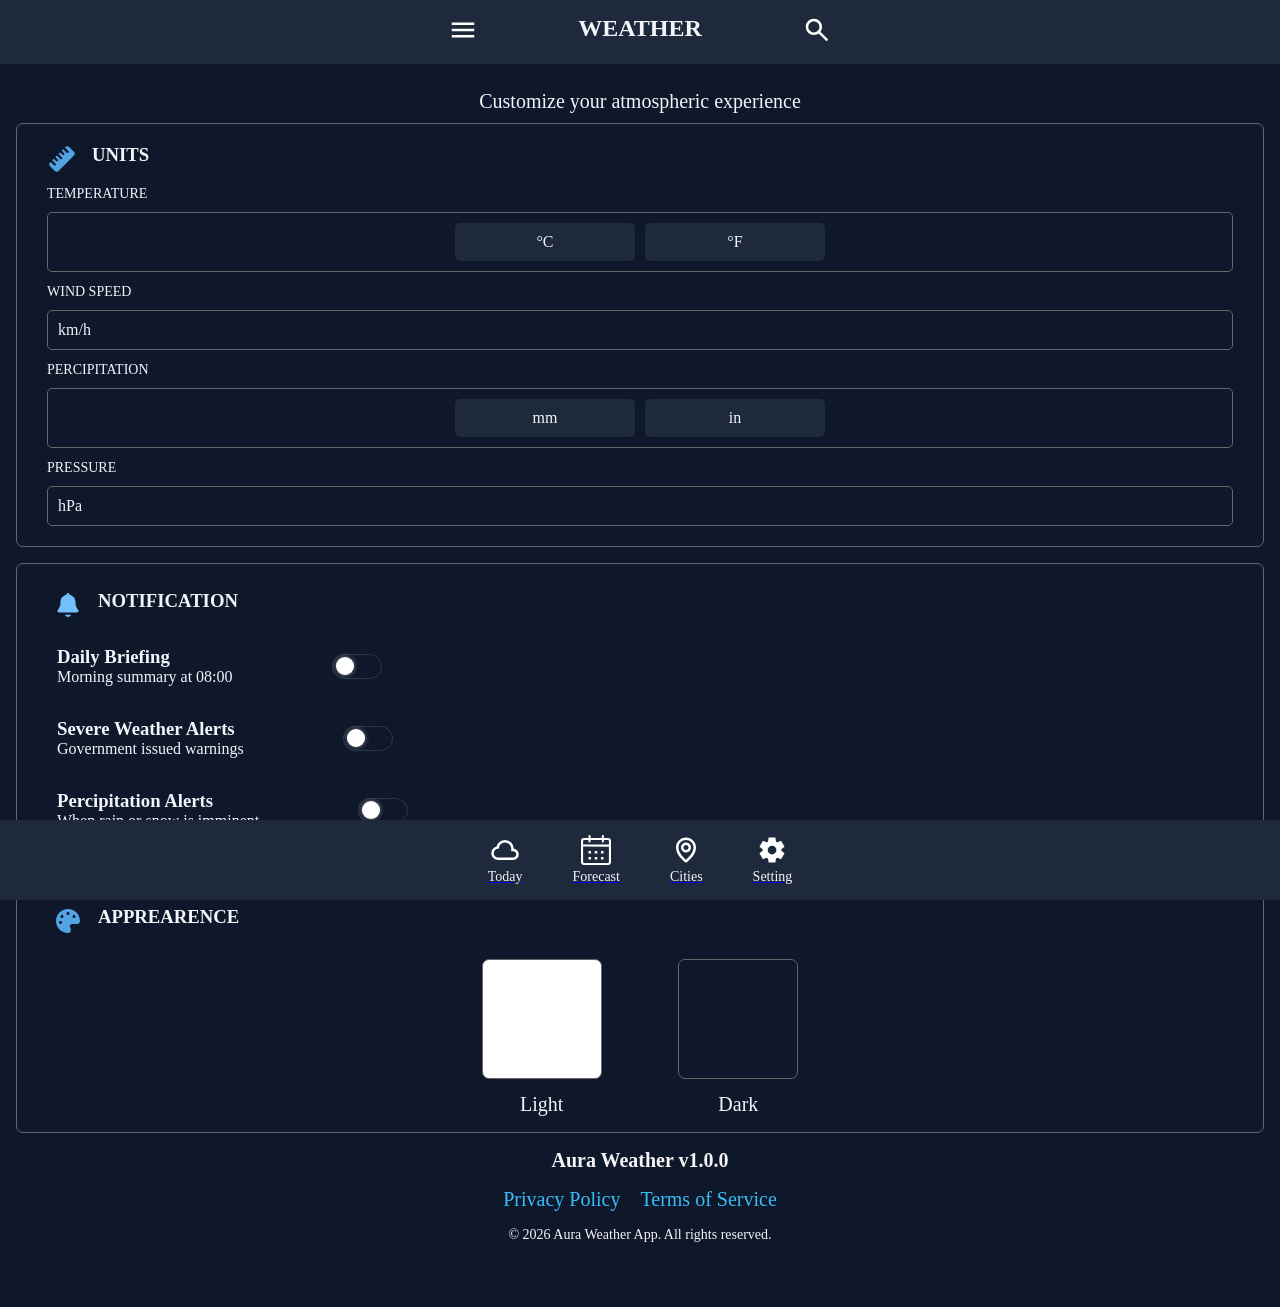
<file: setting.html>
<!DOCTYPE html>
<html lang="en">
<head>
    <meta charset="UTF-8">
    <meta name="viewport" content="width=device-width, initial-scale=1.0">
    <title>Document</title>
    <link rel="stylesheet" href="./css/root.css" />
    <link rel="stylesheet" href="./css/setting.css">
</head>
<body>

    <header class="header-section">
        <div class="head">
            <img src="./assets/menu.svg" alt="menu-icon" id="menu">
        </div>
        <div class="head">
            <h2> WEATHER </h2>
        </div>
        <div class="head">
            <a href="./city.html">
                <img src="./assets/search.svg" alt="search-icon" id="search">
            </a>
        </div>
    </header>

    <!-- side menu -->
     <aside id="side-menu" class="side-menu">
        <!-- profile -->
        <div class="profile-section">
            <div class="profile-icon">
                <svg xmlns="http://www.w3.org/2000/svg" viewBox="0 0 640 640">
                    <path fill="rgb(37, 138, 218)" d="M463 448.2C440.9 409.8 399.4 384 352 384L288 384C240.6 384 199.1 409.8 177 448.2C212.2 487.4 263.2 512 320 512C376.8 512 427.8 487.3 463 448.2zM64 320C64 178.6 178.6 64 320 64C461.4 64 576 178.6 576 320C576 461.4 461.4 576 320 576C178.6 576 64 461.4 64 320zM320 336C359.8 336 392 303.8 392 264C392 224.2 359.8 192 320 192C280.2 192 248 224.2 248 264C248 303.8 280.2 336 320 336z"/>
                </svg>
            </div>

            <div class="profile-info">
                <p>Yogen Karki</p> <br>
                <span> Premium Member </span>
            </div>

            <button class="close-menu" id="close-menu">
                x
            </button>
        </div>

        <!-- menu items -->
         <nav class="menu-items">
            <div class="menu-item">
                <div class="menu-icon">
                    <svg xmlns="http://www.w3.org/2000/svg" viewBox="0 0 640 640">
                        <path fill="rgb(238, 241, 243)" d="M192 112C183.2 112 176 119.2 176 128L176 512C176 520.8 183.2 528 192 528L272 528L272 448C272 430.3 286.3 416 304 416L336 416C353.7 416 368 430.3 368 448L368 528L448 528C456.8 528 464 520.8 464 512L464 128C464 119.2 456.8 112 448 112L192 112zM128 128C128 92.7 156.7 64 192 64L448 64C483.3 64 512 92.7 512 128L512 512C512 547.3 483.3 576 448 576L192 576C156.7 576 128 547.3 128 512L128 128zM224 176C224 167.2 231.2 160 240 160L272 160C280.8 160 288 167.2 288 176L288 208C288 216.8 280.8 224 272 224L240 224C231.2 224 224 216.8 224 208L224 176zM368 160L400 160C408.8 160 416 167.2 416 176L416 208C416 216.8 408.8 224 400 224L368 224C359.2 224 352 216.8 352 208L352 176C352 167.2 359.2 160 368 160zM224 304C224 295.2 231.2 288 240 288L272 288C280.8 288 288 295.2 288 304L288 336C288 344.8 280.8 352 272 352L240 352C231.2 352 224 344.8 224 336L224 304zM368 288L400 288C408.8 288 416 295.2 416 304L416 336C416 344.8 408.8 352 400 352L368 352C359.2 352 352 344.8 352 336L352 304C352 295.2 359.2 288 368 288z"/>
                    </svg>
                </div>

                <div>
                    <p> Manage Location </p>
                </div>
            </div>

            <div class="menu-item">
                <div class="menu-icon">
                    <svg xmlns="http://www.w3.org/2000/svg" viewBox="0 0 640 640">
                        <path fill="rgb(238, 241, 243)" d="M576 112C576 103.7 571.7 96 564.7 91.6C557.7 87.2 548.8 86.8 541.4 90.5L416.5 152.1L244 93.4C230.3 88.7 215.3 89.6 202.1 95.7L77.8 154.3C69.4 158.2 64 166.7 64 176L64 528C64 536.2 68.2 543.9 75.1 548.3C82 552.7 90.7 553.2 98.2 549.7L225.5 489.8L396.2 546.7C409.9 551.3 424.7 550.4 437.8 544.2L562.2 485.7C570.6 481.7 576 473.3 576 464L576 112zM208 146.1L208 445.1L112 490.3L112 191.3L208 146.1zM256 449.4L256 148.3L384 191.8L384 492.1L256 449.4zM432 198L528 150.6L528 448.8L432 494L432 198z"/>
                    </svg>
                </div>

                <div>
                    <p> Weather Maps </p>
                    <span> Radar, Precipition, Wind </span>
                </div>
            </div>

            <div class="menu-item">
                <div class="menu-icon">
                    <svg xmlns="http://www.w3.org/2000/svg" viewBox="0 0 640 640">
                        <path fill="rgb(238, 241, 243)" d="M80 448C53.5 448 32 426.5 32 400L32 240C32 213.5 53.5 192 80 192L104 192L104 296C104 309.3 114.7 320 128 320C141.3 320 152 309.3 152 296L152 192L200 192L200 264C200 277.3 210.7 288 224 288C237.3 288 248 277.3 248 264L248 192L296 192L296 296C296 309.3 306.7 320 320 320C333.3 320 344 309.3 344 296L344 192L392 192L392 264C392 277.3 402.7 288 416 288C429.3 288 440 277.3 440 264L440 192L488 192L488 296C488 309.3 498.7 320 512 320C525.3 320 536 309.3 536 296L536 192L560 192C586.5 192 608 213.5 608 240L608 400C608 426.5 586.5 448 560 448L80 448z"/>
                    </svg>
                </div>

                <div>
                    <p> Unit Settings </p>
                    <span> °C/°F, km/h, hPa </span>
                </div>
            </div>

            <div class="menu-item">
                <div class="menu-icon">
                    <svg xmlns="http://www.w3.org/2000/svg" viewBox="0 0 640 640">
                        <path fill="rgb(238, 241, 243)" d="M320 64C306.7 64 296 74.7 296 88L296 97.7C214.6 109.3 152 179.4 152 264L152 278.5C152 316.2 142 353.2 123 385.8L101.1 423.2C97.8 429 96 435.5 96 442.2C96 463.1 112.9 480 133.8 480L506.2 480C527.1 480 544 463.1 544 442.2C544 435.5 542.2 428.9 538.9 423.2L517 385.7C498 353.1 488 316.1 488 278.4L488 263.9C488 179.3 425.4 109.2 344 97.6L344 87.9C344 74.6 333.3 63.9 320 63.9zM488.4 432L151.5 432L164.4 409.9C187.7 370 200 324.6 200 278.5L200 264C200 197.7 253.7 144 320 144C386.3 144 440 197.7 440 264L440 278.5C440 324.7 452.3 370 475.5 409.9L488.4 432zM252.1 528C262 556 288.7 576 320 576C351.3 576 378 556 387.9 528L252.1 528z"/>
                    </svg>
                </div>

                <div>
                    <p> Notification </p>
                    <span> Breifings, Serve Alerts </span>
                </div>
            </div>

            <div class="menu-item">
                <div class="menu-icon">
                    <svg xmlns="http://www.w3.org/2000/svg" viewBox="0 0 640 640">
                        <path fill="rgb(236, 238, 243)" d="M224 64C241.7 64 256 78.3 256 96L256 128L384 128L384 96C384 78.3 398.3 64 416 64C433.7 64 448 78.3 448 96L448 128L480 128C515.3 128 544 156.7 544 192L544 480C544 515.3 515.3 544 480 544L160 544C124.7 544 96 515.3 96 480L96 192C96 156.7 124.7 128 160 128L192 128L192 96C192 78.3 206.3 64 224 64zM160 304L160 336C160 344.8 167.2 352 176 352L208 352C216.8 352 224 344.8 224 336L224 304C224 295.2 216.8 288 208 288L176 288C167.2 288 160 295.2 160 304zM288 304L288 336C288 344.8 295.2 352 304 352L336 352C344.8 352 352 344.8 352 336L352 304C352 295.2 344.8 288 336 288L304 288C295.2 288 288 295.2 288 304zM432 288C423.2 288 416 295.2 416 304L416 336C416 344.8 423.2 352 432 352L464 352C472.8 352 480 344.8 480 336L480 304C480 295.2 472.8 288 464 288L432 288zM160 432L160 464C160 472.8 167.2 480 176 480L208 480C216.8 480 224 472.8 224 464L224 432C224 423.2 216.8 416 208 416L176 416C167.2 416 160 423.2 160 432zM304 416C295.2 416 288 423.2 288 432L288 464C288 472.8 295.2 480 304 480L336 480C344.8 480 352 472.8 352 464L352 432C352 423.2 344.8 416 336 416L304 416zM416 432L416 464C416 472.8 423.2 480 432 480L464 480C472.8 480 480 472.8 480 464L480 432C480 423.2 472.8 416 464 416L432 416C423.2 416 416 423.2 416 432z"/>
                    </svg>
                </div>

                <div>
                    <p> Forecast </p>
                    <span> Upcoming, Future Weather Predictions </span>
                </div>
            </div>

            <div class="menu-item">
                <div class="menu-icon">
                    <svg xmlns="http://www.w3.org/2000/svg" viewBox="0 0 640 640">
                        <path fill="rgb(236, 238, 243)" d="M128 252.6C128 148.4 214 64 320 64C426 64 512 148.4 512 252.6C512 371.9 391.8 514.9 341.6 569.4C329.8 582.2 310.1 582.2 298.3 569.4C248.1 514.9 127.9 371.9 127.9 252.6zM320 320C355.3 320 384 291.3 384 256C384 220.7 355.3 192 320 192C284.7 192 256 220.7 256 256C256 291.3 284.7 320 320 320z"/>
                    </svg>
                </div>

                <div>
                    <p> Locations </p>
                    <span> Search for Current Weather of Pariticular City </span>
                </div>
            </div>

            <div class="menu-item">
                <div class="menu-icon">
                    <svg xmlns="http://www.w3.org/2000/svg" viewBox="0 0 640 640">
                        <path fill="rgb(236, 238, 243)" d="M259.1 73.5C262.1 58.7 275.2 48 290.4 48L350.2 48C365.4 48 378.5 58.7 381.5 73.5L396 143.5C410.1 149.5 423.3 157.2 435.3 166.3L503.1 143.8C517.5 139 533.3 145 540.9 158.2L570.8 210C578.4 223.2 575.7 239.8 564.3 249.9L511 297.3C511.9 304.7 512.3 312.3 512.3 320C512.3 327.7 511.8 335.3 511 342.7L564.4 390.2C575.8 400.3 578.4 417 570.9 430.1L541 481.9C533.4 495 517.6 501.1 503.2 496.3L435.4 473.8C423.3 482.9 410.1 490.5 396.1 496.6L381.7 566.5C378.6 581.4 365.5 592 350.4 592L290.6 592C275.4 592 262.3 581.3 259.3 566.5L244.9 496.6C230.8 490.6 217.7 482.9 205.6 473.8L137.5 496.3C123.1 501.1 107.3 495.1 99.7 481.9L69.8 430.1C62.2 416.9 64.9 400.3 76.3 390.2L129.7 342.7C128.8 335.3 128.4 327.7 128.4 320C128.4 312.3 128.9 304.7 129.7 297.3L76.3 249.8C64.9 239.7 62.3 223 69.8 209.9L99.7 158.1C107.3 144.9 123.1 138.9 137.5 143.7L205.3 166.2C217.4 157.1 230.6 149.5 244.6 143.4L259.1 73.5zM320.3 400C364.5 399.8 400.2 363.9 400 319.7C399.8 275.5 363.9 239.8 319.7 240C275.5 240.2 239.8 276.1 240 320.3C240.2 364.5 276.1 400.2 320.3 400z"/>
                    </svg>
                </div>

                <div>
                    <p> Settings </p>
                    <span> Setting descriptions </span>
                </div>
            </div>
         
         </nav>

         <!-- Bottom Menu -->
          <div class="bottom-menu">
            <div class="menu-item">
                <div class="menu-icon">
                    <svg xmlns="http://www.w3.org/2000/svg" viewBox="0 0 640 640">
                        <path fill="rgb(238, 241, 243)" d="M320 576C461.4 576 576 461.4 576 320C576 178.6 461.4 64 320 64C178.6 64 64 178.6 64 320C64 461.4 178.6 576 320 576zM288 224C288 206.3 302.3 192 320 192C337.7 192 352 206.3 352 224C352 241.7 337.7 256 320 256C302.3 256 288 241.7 288 224zM280 288L328 288C341.3 288 352 298.7 352 312L352 400L360 400C373.3 400 384 410.7 384 424C384 437.3 373.3 448 360 448L280 448C266.7 448 256 437.3 256 424C256 410.7 266.7 400 280 400L304 400L304 336L280 336C266.7 336 256 325.3 256 312C256 298.7 266.7 288 280 288z"/>
                    </svg>
                </div>
                <p> Help & Feedback </p>
            </div>

          </div>
     </aside>

     <!-- whole body of settings -->
    <section class="body-section">
        <p class="headerline">Customize your atmospheric experience</p>
        <!-- UNITS - SECTION -->
        <section class="units">
            <div class="header-units">
                <svg xmlns="http://www.w3.org/2000/svg" viewBox="0 0 640 640">
                    <path fill="rgb(82, 163, 226)" d="M241.1 580.2C222.4 598.9 192 598.9 173.2 580.2L60.1 467.1C41.4 448.4 41.4 418 60.1 399.2L77.1 382.2L150.6 455.7C160 465.1 175.2 465.1 184.5 455.7C193.8 446.3 193.9 431.1 184.5 421.8L111 348.3L144.9 314.4L195.8 365.3C205.2 374.7 220.4 374.7 229.7 365.3C239 355.9 239.1 340.7 229.7 331.4L178.8 280.5L212.7 246.6L286.2 320.1C295.6 329.5 310.8 329.5 320.1 320.1C329.4 310.7 329.5 295.5 320.1 286.2L246.6 212.7L280.5 178.8L331.4 229.7C340.8 239.1 356 239.1 365.3 229.7C374.6 220.3 374.7 205.1 365.3 195.8L314.4 144.9L348.3 111L421.8 184.5C431.2 193.9 446.4 193.9 455.7 184.5C465 175.1 465.1 159.9 455.7 150.6L382.2 77.1L399.2 60.1C417.9 41.4 448.3 41.4 467.1 60.1L580.5 172.9C599.2 191.6 599.2 222 580.5 240.8L241.1 580.2z"/>
                </svg>
                <h3> UNITS </h3>
            </div>

            <span> TEMPERATURE </span>
            <div class="temperature">
                <div class="celcius">
                    <p> °C </p>
                </div>
        
                <div class="fahren">
                    <p> °F </p>
                </div>
            </div>

            <span>WIND SPEED</span>
            <div class="wind">
                <div class="single">
                    <p> km/h </p>
                </div>
        
            </div>

            <span>PERCIPITATION</span>
            <div class="percipitation">
                <div class="mm">
                    <p> mm </p>
                </div>
        
                <div class="in">
                    <p> in </p>
                </div>
            </div>

            <span>PRESSURE</span>
            <div class="pressure">
                <div class="single">
                    <p> hPa </p>
                </div>
            </div>

        </section>

        <!-- NOTIFICATION - section -->
        <section class="notification">
            <div class="header-units">
                <svg xmlns="http://www.w3.org/2000/svg" viewBox="0 0 640 640">
                    <path fill="rgb(116, 192, 252)" d="M320 64C302.3 64 288 78.3 288 96L288 99.2C215 114 160 178.6 160 256L160 277.7C160 325.8 143.6 372.5 113.6 410.1L103.8 422.3C98.7 428.6 96 436.4 96 444.5C96 464.1 111.9 480 131.5 480L508.4 480C528 480 543.9 464.1 543.9 444.5C543.9 436.4 541.2 428.6 536.1 422.3L526.3 410.1C496.4 372.5 480 325.8 480 277.7L480 256C480 178.6 425 114 352 99.2L352 96C352 78.3 337.7 64 320 64zM258 528C265.1 555.6 290.2 576 320 576C349.8 576 374.9 555.6 382 528L258 528z"/>
                </svg>
                <h3> NOTIFICATION </h3>
            </div>

            <div class="noti-parts">
                <div class="noti-one">
                    <h3>Daily Briefing</h3>
                    <p> Morning summary at 08:00</p>
                </div>
                <button class="noti-two">
                    <!-- toggle switch -->
                    <label class="toggle-switch" for="noti-btn">
                        <input type="checkbox" id="noti-btn">
                        <span class="slider"></span>
                    </label>
                </button>
            </div>
                        
            <div class="noti-parts">
                <div class="noti-one">
                    <h3>Severe Weather Alerts</h3>
                    <p> Government issued warnings </p>
                </div>
                <button class="noti-two">
                    <!-- toggle switch -->
                    <label class="toggle-switch-two" for="noti-btn-two">
                        <input type="checkbox" id="noti-btn-two">
                        <span class="slider-two"></span>
                    </label>
                </button>
            </div>
                        
            <div class="noti-parts">
                <div class="noti-one">
                    <h3>Percipitation Alerts</h3>
                    <p> When rain or snow is imminent</p>
                </div>
                <button class="noti-two">
                    <!-- toggle switch -->
                    <label class="toggle-switch-three" for="noti-btn-three">
                        <input type="checkbox" id="noti-btn-three">
                        <span class="slider-three"></span>
                    </label>
                </button>
            </div>

        </section>

        <!-- NOTIFICATION - section -->
        <section class="appearance">
            <div class="header-units">
                 <svg xmlns="http://www.w3.org/2000/svg" viewBox="0 0 640 640">
                    <path fill="rgb(82, 163, 226)" d="M576 320C576 320.9 576 321.8 576 322.7C575.6 359.2 542.4 384 505.9 384L408 384C381.5 384 360 405.5 360 432C360 435.4 360.4 438.7 361 441.9C363.1 452.1 367.5 461.9 371.8 471.8C377.9 485.6 383.9 499.3 383.9 513.8C383.9 545.6 362.3 574.5 330.5 575.8C327 575.9 323.5 576 319.9 576C178.5 576 63.9 461.4 63.9 320C63.9 178.6 178.6 64 320 64C461.4 64 576 178.6 576 320zM192 352C192 334.3 177.7 320 160 320C142.3 320 128 334.3 128 352C128 369.7 142.3 384 160 384C177.7 384 192 369.7 192 352zM192 256C209.7 256 224 241.7 224 224C224 206.3 209.7 192 192 192C174.3 192 160 206.3 160 224C160 241.7 174.3 256 192 256zM352 160C352 142.3 337.7 128 320 128C302.3 128 288 142.3 288 160C288 177.7 302.3 192 320 192C337.7 192 352 177.7 352 160zM448 256C465.7 256 480 241.7 480 224C480 206.3 465.7 192 448 192C430.3 192 416 206.3 416 224C416 241.7 430.3 256 448 256z"/>
                </svg>
                <h3> APPREARENCE </h3>
            </div>

            <div class="system-mode">
                <div class="mode">
                    <button class="light" id="light"> </button>
                    <p> Light </p>
                </div>
                <div class="mode">
                    <button class="dark" id="dark"> </button>
                    <p> Dark </p>
                </div>
            </div>
        </section>

        <section class="last-section">
            <h5> Aura Weather v1.0.0 </h5>
            <nav class="foot-nav-links">
                    <a href="#">Privacy Policy </a> 
                    <a href="#"> Terms of Service </a> 
            </nav>
            <p>&copy; 2026 Aura Weather App. All rights reserved.</p>
        </section>

    </section>

    <footer class="footer-section">
        <div class="foot">
            <a href="./index.html">
            <img src="./assets/cloud.svg" alt="cloud-icon" id="cloud">
            <p> Today </p>
            </a>
        </div>
        <div class="foot">
            <a href="./forecast.html">
                <img src="./assets/date.svg" alt="date-icon" id="date">
                <p> Forecast </p>
            </a>
        </div>
        <div class="foot">
            <a href="./city.html">
                <img src="./assets/location.svg" alt="location-icon" id="location">
                <p> Cities </p>
            </a>
        </div>
        <div class="foot">
            <a href="./setting.html">
            <img src="./assets/setting.svg" alt="setting-icon" id="setting">
            <p> Setting </p>
            </a>
        </div>
    </footer>


       <!-- overlay -->
    <div id="overlay" class="overlay"></div>
    <script src="./js/setting.js"></script>
</body>
</html>
</file>
<file: css/root.css>
:root {
    /*colors*/
    --primary-color: #38BDF8;
    --secondary-color: #1e293b;
    --bg-color: #0F172A;

    /*fonts colors*/
    --text-primary: #f1f5f9;
    --text-secondary: #38BDF8;

    /* font styles*/
    --font-primary: monospace, "Roboto", sans-serif ,arial;
    --fonts-secondary: "Palatino Linotype", "Book Antiqua", Palatino, serif;

    /* font sizes*/
    --primary-text: 20px;
    --secondary-text: 14px;
    --header-text: 24px;

    /*Hover effects*/
    --hover-color: #0ea5e9;
}

/*Global*/
*{
    box-sizing: border-box;
    margin: 0;
    padding: 0;
    scroll-behavior: smooth;
}

/*Whole body*/
body {
    background-color: var(--bg-color);
    font-family: var(--fonts-secondary);
}
</file>
<file: css/style.css>
/*header section*/
.header-section {
    background-color: var(--secondary-color);
    padding: 1rem;
    box-shadow: 0 2px 4px rgba(0, 0, 0, 0.1);

    display: flex;
    flex-direction: row;
    justify-content: center;
    gap: 100px;
    text-align: center;
    padding: 15px;
}

.header-section .head img {
    height: 30px;
    width: 30px;
}

.header-section .head h2 {
    color: var(--text-primary);
    font-size: var(--header-text);
    font-family: var(--font-family);
}

/* Slide-Menu Section */
.side-menu{
    position: fixed;
    top: 0;
    left: 0;
    z-index: 1000;

    height: 100vh;
    width: 90%;
    background-color: var(--secondary-color);
    color: var(--text-primary);

    /* Hide menu outside screen */
    transform: translateX(-100%);

    /* Sliding animation */
    transition: transform 0.3s ease;

    display: flex;
    flex-direction: column;

    border-top-right-radius: 10px;
    border-bottom-right-radius: 10px;
}

/*Open menu*/
.side-menu.active{
    transform: translate(0);
}

/* Profile section */
.profile-section{
    display: flex;
    align-items: center;
    padding: 1.5em;
    border-bottom: 1px solid #8f9bb2;
}

/* profile-icon */
.profile-icon{
    display: flex;
    justify-content: center;
    align-items: center;
    margin-right: 10px;
    width: 100px;
    height: auto;
}

/*profile information*/
.profile-info{
    flex: 1;
}

.profile-info p {
    margin: 0;
    font-size: var(--header-text);
}

.profile-info span{
    display: inline block;
    border-radius: 10px;
    margin-top: 4px;
    padding: 5px 7px;
    color: var(--text-primary);
    background-color: var(--primary-color);
    font-size: var(--secondary-text);
}

/* Close button */
.close-menu{
    border: none;
    background: none;
    font-size: var(--primary-text);
    color: var(--text-primary);
    cursor: pointer;
}

/*Menu Items*/
.menu-items{
    padding: 1em 2em;
}

.menu-item{
    display: flex;
    align-items: center;
    gap: 25px;

    padding: 20px 20px;
    border-bottom: 1px solid #252e44;;
    cursor: pointer;
    /* transition: background-color 0.2s ease; */
}

/*Menu icon*/
.menu-icon{
    width: 40px;
    height: auto;
}

/*Menu title*/
.menu-item p{
    font-size: var(--primary-text);
}
.menu-item span{
    display: block;
    margin-top: 3px;
    font-size: var(--secondary-text);
    color: #8f9bb2;
}

/*Botton-Menu*/
.bottom-menu{
    padding: 1em 1em;
    margin-top: 0em;
    border-top: 1px solid #8f9bb2;
}

/*Overlay*/
.overlay{
    position: fixed;
    top: 0;
    left: 0;
    z-index: 999;

    width: 100vw;
    height: 100vh;

    background-color: rgba(0, 0, 0, 0.2);
    color: var(--text-primary);

    opacity: 0;
    visibility: hidden;
    transition: opacity 0.3s ease;
}

.overlay.active{
    opacity: 1;
    visibility: visible;
}

/*Body Section*/
.body-section{
    font-family: var(--fonts-secondary);
    padding-bottom: 3em;
}

.city{
    padding-top: 50px;
    text-align: center;
    font-size: 4rem;
    color: var(--text-primary);
}

.time{
    padding-top: 10px;
    text-align: center;
    font-size: 2rem;
    color: var(--text-primary);
}

.flex{
    display: flex;
    align-items: center;
    justify-content: center;  

    gap: 50px;
    padding-top: 20px;

    .temperature{
        font-size: 4rem;
        color: var(--text-primary);
    }

} 

.description{
    padding: 20px;
    margin-bottom: 1em;
    text-align: center;
    font-size: var(--header-text);
    color: var(--text-secondary);
}

.outer-box{
    display: grid;
    grid-template-columns: repeat(2, 1fr);
    gap: 30px;
    padding: 20px;
    margin: 20px;
    background-color: #1e293b;
    border: 0.1px solid rgb(103, 101, 101);    
    border-radius: 5px;
}

.inner-box{
    font-family: var(--fonts-secondary);
    font-size: 1.1rem;
    padding: 20px;
    background-color: #3e5159;
    color: whitesmoke;
    text-align: center;
    border-radius: 5px;

    .lvl-1{
        display: flex;
        justify-content: center;
        gap: 10px;
        align-items: center;
    
        svg{
            width: 30px;
            height: auto;
        }
    }

    .lvl-2{
        align-items: center;
    }
}

/* .display-searched-weather */
.display-searched-weather {
    padding: 1em;
    margin: 1.5em 0em;
    margin-top: 0em;
    text-align: center;
    color: var(--text-primary);
}

/* hourly-forecast-section */
.hourly-forecast-section{
    border: 0.1px solid rgb(103, 101, 101);
    border-radius: 10px;
    padding: 1em;
    margin: 1.5em 0em;
    background-color: var(--secondary-color);
    box-sizing: border-box;
    text-align: center;
    color: var(--text-primary);
    overflow: hidden;
}

.box-title{
    text-align: center;
    font-size: var(--primary-text);
    /* padding: 2em; */
}

.forecast-box{
    width: 100%;
    display: flex;

    overflow-x: auto;
    overflow-y: hidden;

    scroll-behavior: smooth;

    -webkit-overflow-scrolling: touch;
    scrollbar-width: none;
}

/* hide scroll-bar */
.forecast-box::-webkit-scrollbar{
    display: none;
}

/* forecast_info */
.forecast-info{
    flex: 0 0 25%;
    width: 25%;

    display: flex;
    flex-direction: column;
    align-items: center;
    justify-content: center;
    text-align: center;
    padding: 1em;
}

.forecast-info .time{
    font-size: 1rem;    
    white-space: nowrap;
    margin-bottom: 0.5em;
}

.forecast-info .icon{
    width: 30px;
    height: auto;
    display: flex;
    align-items: center;
    justify-content: center;
    margin-bottom: 0.5em;
}

.forecast-info .icon img{
    width: 30px;
    height: auto;
    object-fit: contain;
}

.forecast-info .temperature{
    font-size: 1rem;    
    white-space: nowrap;
}

/*footer section*/
.footer-section {
    background-color: var(--secondary-color);
    padding: 1rem;
    text-align: center;

    display: flex;
    flex-direction: row;
    justify-content: center;
    gap: 50px;
    text-align: center;

    z-index: 99;
    position: fixed;
    bottom: 0;
    left: 0;
    width: 100%;
    padding: 15px;
}

.footer-section .foot img {
    height: 30px;
    width: 30px;
}

.footer-section .foot p {
    color: var(--text-primary);
    font-size: var(--secondary-text);
    font-family: var(--font-family);
}
</file>
<file: css/city.css>
/*header section*/
.header-section {
    background-color: var(--secondary-color);
    padding: 1rem;
    box-shadow: 0 2px 4px rgba(0, 0, 0, 0.1);

    display: flex;
    flex-direction: row;
    justify-content: center;
    gap: 100px;
    text-align: center;
    padding: 15px;
}

.header-section .head img {
    height: 30px;
    width: 30px;
}

.header-section .head h2 {
    color: var(--text-primary);
    font-size: var(--header-text);
    font-family: var(--font-family);
}

/* Slide-Menu Section */
.side-menu{
    position: fixed;
    top: 0;
    left: 0;
    z-index: 1000;

    height: 100vh;
    width: 90%;
    background-color: var(--secondary-color);
    color: var(--text-primary);

    /* Hide menu outside screen */
    transform: translateX(-100%);

    /* Sliding animation */
    transition: transform 0.3s ease;

    display: flex;
    flex-direction: column;

    border-top-right-radius: 10px;
    border-bottom-right-radius: 10px;
}

/*Open menu*/
.side-menu.active{
    transform: translate(0);
}

/* Profile section */
.profile-section{
    display: flex;
    align-items: center;
    padding: 1.5em;
    border-bottom: 1px solid #8f9bb2;
}

/* profile-icon */
.profile-icon{
    display: flex;
    justify-content: center;
    align-items: center;
    margin-right: 10px;
    width: 100px;
    height: auto;
}

/*profile information*/
.profile-info{
    flex: 1;
}

.profile-info p {
    margin: 0;
    font-size: var(--header-text);
}

.profile-info span{
    display: inline block;
    border-radius: 10px;
    margin-top: 4px;
    padding: 5px 7px;
    color: var(--text-primary);
    background-color: var(--primary-color);
    font-size: var(--secondary-text);
}

/* Close button */
.close-menu{
    border: none;
    background: none;
    font-size: var(--primary-text);
    color: var(--text-primary);
    cursor: pointer;
}

/*Menu Items*/
.menu-items{
    padding: 1em 2em;
}

.menu-item{
    display: flex;
    align-items: center;
    gap: 25px;

    padding: 20px 20px;
    border-bottom: 1px solid #252e44;;
    cursor: pointer;
    /* transition: background-color 0.2s ease; */
}

/*Menu icon*/
.menu-icon{
    width: 40px;
    height: auto;
}

/*Menu title*/
.menu-item p{
    font-size: var(--primary-text);
}
.menu-item span{
    display: block;
    margin-top: 3px;
    font-size: var(--secondary-text);
    color: #8f9bb2;
}

/*Botton-Menu*/
.bottom-menu{
    padding: 1em 1em;
    margin-top: auto;
    border-top: 1px solid #8f9bb2;
}

/*Overlay*/
.overlay{
    position: fixed;
    top: 0;
    left: 0;
    z-index: 999;

    width: 100vw;
    height: 100vh;

    background-color: rgba(0, 0, 0, 0.2);
    color: var(--text-primary);

    opacity: 0;
    visibility: hidden;
    transition: opacity 0.3s ease;
}

.overlay.active{
    opacity: 1;
    visibility: visible;
}

/* Main - Section  */
.body-section{
    padding: 50px 30px;
}

/* search-part */
.search{
    border: 0.1px solid rgb(103, 101, 101);
    border-radius: 10px;
    padding: .5em;
    background-color: var(--secondary-color);
    
    display: flex;
    justify-content: center;
    gap: 20px;
    box-sizing: border-box;
    align-items: center;
}

.search svg {
    width: 25px;
    height: auto;
    margin-right: 12px;
    flex-shrink: 0; 
}

.search input{
    font-size: var(--primary-text);
    color: var(--text-primary);
    background-color: var(--secondary-color);
    border: none;
    outline: none;
}

.search button{
    background-color: var(--secondary-color);
    color: var(--text-primary);
    border: none;
    cursor: pointer;
}

/* .display-searched-weather */
.display-searched-weather {
    padding: 1em;
    margin: 1.5em 0em;
    text-align: center;
    color: var(--text-primary);
}

    .city{
        font-size: 3rem;
    }

    .temperature{
        font-size: 6rem;
    }
    
    .description{
        font-size: 1.5rem;
    }

/* hourly-forecast-section */
.hourly-forecast-section{
    border: 0.1px solid rgb(103, 101, 101);
    border-radius: 10px;
    padding: 1em;
    margin: 1.5em 0em;
    background-color: var(--secondary-color);
    box-sizing: border-box;
    text-align: center;
    color: var(--text-primary);
    overflow: hidden;
}

.box-title{
    text-align: center;
    font-size: var(--primary-text);
    /* padding: 2em; */
}

.forecast-box{
    width: 100%;
    display: flex;

    overflow-x: auto;
    overflow-y: hidden;

    scroll-behavior: smooth;

    -webkit-overflow-scrolling: touch;
    scrollbar-width: none;
}

/* hide scroll-bar */
.forecast-box::-webkit-scrollbar{
    display: none;
}

/* forecast_info */
.forecast-info{
    flex: 0 0 25%;
    width: 25%;

    display: flex;
    flex-direction: column;
    align-items: center;
    justify-content: center;
    text-align: center;
    padding: 1em;
}

.forecast-info .time{
    font-size: 1rem;    
    white-space: nowrap;
    margin-bottom: 0.5em;
}

.forecast-info .icon{
    width: 30px;
    height: auto;
    display: flex;
    align-items: center;
    justify-content: center;
    margin-bottom: 0.5em;
}

.forecast-info .icon img{
    width: 30px;
    height: auto;
    object-fit: contain;
}

.forecast-info .temperature{
    font-size: 1rem;    
    white-space: nowrap;
}

/* city-list */
.city-list{
    color: var(--text-primary);
    display: flexbox;
    direction: column;
    align-items: center;
    gap: 20px;
}

.city-card{
    border: 0.1px solid rgb(103, 101, 101);
    border-radius: 10px;
    padding: .5em;
    background-color: var(--secondary-color);
    margin: 1.5em 0em;
}

.city-info-upper{
    display: flex;
    flex-direction: row;
    justify-content: space-between;
    align-items: center;
    padding: 1em;
    text-align: center;
}
.city-info-upper p{
    font-size: 1.4rem;
    padding-bottom: 0.2em;
}
.city-info-upper span{
    font-size: 1.2rem;
    /* color: var(--text-secondary); */
}
.city-info-upper h1{
    font-size: 3rem;
}

.city-info-lower{
    display: flex;
    flex-direction: row;
    justify-content: space-between;
    align-items: center;
    padding: 1em;
    text-align: center;
}

.city-info-lower p{
    font-size: 1.2rem;
}

/* --last-line-- */
.lastline {
    font-size: 1rem;
    color: rgb(198, 194, 194);
    padding-top: 1.5em;
    text-align: center;
}

.lastline a {
    color: rgb(198, 194, 194);
    text-decoration: underline;
}


/*footer section*/
.footer-section {
    background-color: var(--secondary-color);
    padding: 1rem;
    text-align: center;

    display: flex;
    flex-direction: row;
    justify-content: center;
    gap: 50px;
    text-align: center;

    z-index: 99;
    position: fixed;
    bottom: 0;
    left: 0;
    width: 100%;
    padding: 15px;
}

.footer-section .foot img {
    height: 30px;
    width: 30px;
}

.footer-section .foot p {
    color: var(--text-primary);
    font-size: var(--secondary-text);
    font-family: var(--font-family);
}
</file>
<file: css/forecast.css>
/*header section*/
.header-section {
    background-color: var(--secondary-color);
    padding: 1rem;
    box-shadow: 0 2px 4px rgba(0, 0, 0, 0.1);

    display: flex;
    flex-direction: row;
    justify-content: center;
    gap: 100px;
    text-align: center;
    padding: 15px;
}

.header-section .head img {
    height: 30px;
    width: 30px;
}

.header-section .head h2 {
    color: var(--text-primary);
    font-size: var(--header-text);
    font-family: var(--font-family);
}

/* Slide-Menu Section */
.side-menu{
    position: fixed;
    top: 0;
    left: 0;
    z-index: 1000;

    height: 100vh;
    width: 90%;
    background-color: var(--secondary-color);
    color: var(--text-primary);

    /* Hide menu outside screen */
    transform: translateX(-100%);

    /* Sliding animation */
    transition: transform 0.3s ease;

    display: flex;
    flex-direction: column;

    border-top-right-radius: 10px;
    border-bottom-right-radius: 10px;
}

/*Open menu*/
.side-menu.active{
    transform: translate(0);
}

/* Profile section */
.profile-section{
    display: flex;
    align-items: center;
    padding: 1.5em;
    border-bottom: 1px solid #8f9bb2;
}

/* profile-icon */
.profile-icon{
    display: flex;
    justify-content: center;
    align-items: center;
    margin-right: 10px;
    width: 100px;
    height: auto;
}

/*profile information*/
.profile-info{
    flex: 1;
}

.profile-info p {
    margin: 0;
    font-size: var(--header-text);
}

.profile-info span{
    display: inline block;
    border-radius: 10px;
    margin-top: 4px;
    padding: 5px 7px;
    color: var(--text-primary);
    background-color: var(--primary-color);
    font-size: var(--secondary-text);
}

/* Close button */
.close-menu{
    border: none;
    background: none;
    font-size: var(--primary-text);
    color: var(--text-primary);
    cursor: pointer;
}

/*Menu Items*/
.menu-items{
    padding: 1em 2em;
}

.menu-item{
    display: flex;
    align-items: center;
    gap: 25px;

    padding: 20px 20px;
    border-bottom: 1px solid #252e44;;
    cursor: pointer;
    /* transition: background-color 0.2s ease; */
}

/*Menu icon*/
.menu-icon{
    width: 40px;
    height: auto;
}

/*Menu title*/
.menu-item p{
    font-size: var(--primary-text);
}
.menu-item span{
    display: block;
    margin-top: 3px;
    font-size: var(--secondary-text);
    color: #8f9bb2;
}

/*Botton-Menu*/
.bottom-menu{
    padding: 1em 1em;
    margin-top: auto;
    border-top: 1px solid #8f9bb2;
}

/*Overlay*/
.overlay{
    position: fixed;
    top: 0;
    left: 0;
    z-index: 999;

    width: 100vw;
    height: 100vh;

    background-color: rgba(0, 0, 0, 0.2);
    color: var(--text-primary);

    opacity: 0;
    visibility: hidden;
    transition: opacity 0.3s ease;
}

.overlay.active{
    opacity: 1;
    visibility: visible;
}

/* main-section */
.body-section{
    font-family: var(--fonts-secondary);
    color: var(--text-primary);
    padding: 1em 1em;
    padding-bottom: 3em;
}

/* search-box */
.search-box{
    border: 0.1px solid rgb(103, 101, 101);
    border-radius: 10px;
    padding: .5em;
    background-color: var(--secondary-color);
    
    display: flex;
    justify-content: center;
    align-items: center;
    gap: 20px;
    box-sizing: border-box;

    position: relative;
    width: 100%;
    max-width: 400px;
    margin: 0 auto;
}

.search-box svg {
    width: 25px;
    height: auto;
    margin-right: 12px;
    flex-shrink: 0; 
}

.search-box input{
    font-size: var(--primary-text);
    color: var(--text-primary);
    background-color: var(--secondary-color);
    border: none;
    outline: none;
}

.search-box button{
    background-color: var(--secondary-color);
    color: var(--text-primary);
    border: none;
    cursor: pointer;
}

/* city-dropdown-list */
.city-dropdown {
    position: absolute;
    /* This places the dropdown immediately below the search box.*/
    top: calc(100% + 3px);

    left: 0;
    width: 100%;
    max-height: 300px;

    overflow-y: auto;
    background-color: #fffaff;

    border-radius: 10px;
    box-shadow: 0 4px 12px rgba(0, 0, 0, 0.25);
    z-index: 1000;

    display: none;
    box-sizing: border-box;
}


/* Individual city */
.city-option {
    padding: .5em 1em;
    font-size: var(--primary-text);
    color: #111;
    cursor: pointer;
}


/* Hover */
.city-option:hover {
    background-color: #eee9ee;
}


/* Show dropdown */
.city-dropdown.active {
    display: block;
}


/* Scrollbar */
.city-dropdown::-webkit-scrollbar {
    width: 7px;
}

.city-dropdown::-webkit-scrollbar-thumb {
    background-color: #999;
    border-radius: 10px;
}

/* forecast-header */
.forecast-header {
  color: var(--text-primary);
  font-size: var(--header-text);
  text-align: center;
  padding: 0.5em;
}

/* search-header */
.search-header{
  color: var(--text-primary);
  font-size: var(--primary-text);
  text-align: center;
  padding: 0.5em;
}


.forecasts-wrapper {
  display: grid;
  grid-template-columns: 1fr;
  gap: 1.5em;
  justify-items: center;

  p {
    font-size: 1em;
    text-align: center;
  }

  .sun-wrapper {
    display: grid;
    grid-template-columns: 1fr 1fr;
    gap: .5em;
  }

  .forecast-card {
    display: flex;
    align-items: center;
    justify-content: center;
    flex-direction: column;
    width: 90%;
    gap: 1em;
    background-image: linear-gradient(45deg, #7b6cc3, #7aadd1);
    /* background-color: var(--secondary-color); */
    padding: .5em .5em;

    .circle {
      display: flex;
      align-items: center;
      justify-content: center;
      flex-direction: column;
      gap: 2em;

      font-size: 1rem;
      width: 120px;
      height: 120px;
      background-color: #0695f5;
      border-radius: 50%;
      border: .2px solid snow;

      .icon{
        height: 30px;
        width: auto;
      }
    }
  }
}

.user-location-choice {
  display: flex;
  flex-direction: column;
  width: 80vw;
  margin: auto;
  gap: 0.33rem;
  color: snow;
  padding-top: 2em;
  padding-bottom: 4em;
  /* font-size: var(--primary-text); */
}

/*footer section*/
.footer-section {
    background-color: var(--secondary-color);
    padding: 1rem;
    text-align: center;

    display: flex;
    flex-direction: row;
    justify-content: center;
    gap: 50px;
    text-align: center;

    z-index: 99;
    position: fixed;
    bottom: 0;
    left: 0;
    width: 100%;
    padding: 15px;
}

.footer-section .foot img {
    height: 30px;
    width: 30px;
}

.footer-section .foot p {
    color: var(--text-primary);
    font-size: var(--secondary-text);
    font-family: var(--fonts-secondary);
}
</file>
<file: css/setting.css>
/*header section*/
.header-section {
    background-color: var(--secondary-color);
    padding: 1rem;
    box-shadow: 0 2px 4px rgba(0, 0, 0, 0.1);

    display: flex;
    flex-direction: row;
    justify-content: center;
    gap: 100px;
    text-align: center;
    padding: 15px;
}

.header-section .head img {
    height: 30px;
    width: 30px;
}

.header-section .head h2 {
    color: var(--text-primary);
    font-size: var(--header-text);
    font-family: var(--font-family);
}

/* Slide-Menu Section */
.side-menu{
    position: fixed;
    top: 0;
    left: 0;
    z-index: 1000;

    height: 100vh;
    width: 90%;
    background-color: var(--secondary-color);
    color: var(--text-primary);

    /* Hide menu outside screen */
    transform: translateX(-100%);

    /* Sliding animation */
    transition: transform 0.3s ease;

    display: flex;
    flex-direction: column;

    border-top-right-radius: 10px;
    border-bottom-right-radius: 10px;
}

/*Open menu*/
.side-menu.active{
    transform: translate(0);
}

/* Profile section */
.profile-section{
    display: flex;
    align-items: center;
    padding: 1.5em;
    border-bottom: 1px solid #8f9bb2;
}

/* profile-icon */
.profile-icon{
    display: flex;
    justify-content: center;
    align-items: center;
    margin-right: 10px;
    width: 100px;
    height: auto;
}

/*profile information*/
.profile-info{
    flex: 1;
}

.profile-info p {
    margin: 0;
    font-size: var(--header-text);
}

.profile-info span{
    display: inline block;
    border-radius: 10px;
    margin-top: 4px;
    padding: 5px 7px;
    color: var(--text-primary);
    background-color: var(--primary-color);
    font-size: var(--secondary-text);
}

/* Close button */
.close-menu{
    border: none;
    background: none;
    font-size: var(--primary-text);
    color: var(--text-primary);
    cursor: pointer;
}

/*Menu Items*/
.menu-items{
    padding: 1em 2em;
}

.menu-item{
    display: flex;
    align-items: center;
    gap: 25px;

    padding: 20px 20px;
    border-bottom: 1px solid #252e44;;
    cursor: pointer;
    /* transition: background-color 0.2s ease; */
}

/*Menu icon*/
.menu-icon{
    width: 40px;
    height: auto;
}

/*Menu title*/
.menu-item p{
    font-size: var(--primary-text);
}
.menu-item span{
    display: block;
    margin-top: 3px;
    font-size: var(--secondary-text);
    color: #8f9bb2;
}

/*Botton-Menu*/
.bottom-menu{
    padding: 1em 1em;
    margin-top: auto;
    border-top: 1px solid #8f9bb2;
}

/*Overlay*/
.overlay{
    position: fixed;
    top: 0;
    left: 0;
    z-index: 999;

    width: 100vw;
    height: 100vh;

    background-color: rgba(0, 0, 0, 0.2);
    color: var(--text-primary);

    opacity: 0;
    visibility: hidden;
    transition: opacity 0.3s ease;
}

.overlay.active{
    opacity: 1;
    visibility: visible;
}

/* whole body section of setting */
.body-section{
    font-family: var(--fonts-secondary);
    padding: 1rem 1rem;
    padding-bottom: 3rem;
}

.headerline{
    font-size: var(--primary-text);
    color: var(--text-primary);
    text-align: center;
    padding: 10px 10px;
}

/* UNits - section*/
.units{
    border: 0.1px solid rgb(103, 101, 101);
    border-radius: 7px;
    padding: 10px;
}

/*Units - heading*/
.header-units{
    display: flex;
    gap: 15px;
    padding: 10px 20px;
}

.header-units svg{
    width: 30px;
    height: auto;
}

.header-units h3{
    color: var(--text-primary)
}

/* units - header */
.units span{
    font-size: var(--secondary-text);
    color: var(--text-primary);
    padding: 10px 20px;
}

/* temperature */
.temperature{
    display: flex;
    justify-content: center;
    gap: 10px;
    align-items: center;
    color: var(--text-primary);
    border: 0.1px solid rgb(103, 101, 101);
    border-radius: 5px;
    margin: 10px 20px;
    padding: 10px 10px;
}

.celcius{
    background-color: var(--secondary-color);
    border: 0.1px  rgb(103, 101, 101);
    border-radius: 5px;
    width: 180px;
    height: auto;
    text-align: center;
    padding: 10px 0px;
}

.fahren{
    background-color: var(--secondary-color);
    border: 0.1px  rgb(103, 101, 101);
    border-radius: 5px;
    width: 180px;
    height: auto;
    text-align: center;
    padding: 10px 0px;
}

/* wind */
.wind{
    display: block;
    align-items: center;
    color: var(--text-primary);
    border: 0.1px solid rgb(103, 101, 101);
    border-radius: 5px;
    margin: 10px 20px;
    padding: 10px 10px;
}

/* percipitation */
.percipitation{
    display: flex;
    justify-content: center;
    gap: 10px;
    align-items: center;
    color: var(--text-primary);
    border: 0.1px solid rgb(103, 101, 101);
    border-radius: 5px;
    margin: 10px 20px;
    padding: 10px 10px;
}

.mm{
    background-color: var(--secondary-color);
    border: 0.1px  rgb(103, 101, 101);
    border-radius: 5px;
    width: 180px;
    height: auto;
    text-align: center;
    padding: 10px 0px;
}

.in{
    background-color: var(--secondary-color);
    border: 0.1px  rgb(103, 101, 101);
    border-radius: 5px;
    width: 180px;
    height: auto;
    text-align: center;
    padding: 10px 0px;
}

/* pressure */
.pressure{
    display: block;
    align-items: center;
    color: var(--text-primary);
    border: 0.1px solid rgb(103, 101, 101);
    border-radius: 5px;
    margin: 10px 20px;
    padding: 10px 10px;
}

/*Notification section*/
.notification{
    border: 0.1px solid rgb(103, 101, 101);
    border-radius: 7px;
    padding: 1em;
    margin-top: 1em;
    color: var(--text-primary);
}

.noti-parts{
    display: flex;
    align-items: center;
    gap: 75px;
}

.noti-one {
    padding: 1em 1.5em;
}

.noti-two{
    background-color: var(--bg-color);
    border: #1e293b;
}

.toggle-switch{
        position: relative;
        display: inline-block;
        width: 50px;
        height: 25px;  
    }

    .toggle-switch input{
        opacity: 0;
        width: 0;
        height: 0;
    }
    
    .slider{
        position: absolute;
        cursor: pointer;
        top: 0;
        left: 0;
        right: 0;
        bottom: 0;
        background-color: var(--bg-color);
        border: 1px solid  #2d3748;
        border-radius: 25px;
        transition: 0.3s;
    }

    .slider::before{
        position: absolute;
        content: "";
        height: 18px;
        width: 18px;
        left: 3px;
        bottom: 3px;
        background-color: white;
        border-radius: 50px;
        box-shadow: 0 0 5px rgba(255, 255, 255, 0.5);
        transition: 0.3s;
    }

    input:checked + .slider {
        background-color: #38bdf8; 
        border-color: #38bdf8;
    }

    input:checked + .slider::before {
        transform: translateX(24px);
        background-color: #0d39b2; /* Darker blue knob matching the image */
  
        /* Add the checkmark icon inside the knob */
        content: "✓";
        color: white;
        font-size: 11px;
        font-weight: bold;
        display: flex;
        align-items: center;
        justify-content: center;
    }

    input:focus-visible + .slider {
        outline: 2px solid #2d3748;
        outline-offset: 2px;
    }

    
/* -- Noti-parts-two -- */
    .toggle-switch-two{
        position: relative;
        display: inline-block;
        width: 50px;
        height: 25px;  
    }

    .toggle-switch-two input{
        opacity: 0;
        width: 0;
        height: 0;
    }
    
    .slider-two{
        position: absolute;
        cursor: pointer;
        top: 0;
        left: 0;
        right: 0;
        bottom: 0;
        background-color: var(--bg-color);
        border: 1px solid  #2d3748;
        border-radius: 25px;
        transition: 0.3s;
    }

    .slider-two::before{
        position: absolute;
        content: "";
        height: 18px;
        width: 18px;
        left: 3px;
        bottom: 3px;
        background-color: white;
        border-radius: 50px;
        box-shadow: 0 0 5px rgba(255, 255, 255, 0.5);
        transition: 0.3s;
    }

    input:checked + .slider-two {
        background-color: #38bdf8; 
        border-color: #38bdf8;
    }

    input:checked + .slider-two::before {
        transform: translateX(24px);
        background-color: #0d39b2; /* Darker blue knob matching the image */
  
        /* Add the checkmark icon inside the knob */
        content: "✓";
        color: white;
        font-size: 11px;
        font-weight: bold;
        display: flex;
        align-items: center;
        justify-content: center;
    }

    input:focus-visible + .slider-two {
        outline: 2px solid #2d3748;
        outline-offset: 2px;
    }

/* -- Noti-parts-three -- */
    .toggle-switch-three{
        position: relative;
        display: inline-block;
        width: 50px;
        height: 25px;  
    }

    .toggle-switch-three input{
        opacity: 0;
        width: 0;
        height: 0;
    }
    
    .slider-three{
        position: absolute;
        cursor: pointer;
        top: 0;
        left: 0;
        right: 0;
        bottom: 0;
        background-color: var(--bg-color);
        border: 1px solid  #2d3748;
        border-radius: 25px;
        transition: 0.3s;
    }

    .slider-three::before{
        position: absolute;
        content: "";
        height: 18px;
        width: 18px;
        left: 3px;
        bottom: 3px;
        background-color: white;
        border-radius: 50px;
        box-shadow: 0 0 5px rgba(255, 255, 255, 0.5);
        transition: 0.3s;
    }

    input:checked + .slider-three {
        background-color: #38bdf8; 
        border-color: #38bdf8;
    }

    input:checked + .slider-three::before {
        transform: translateX(24px);
        background-color: #0d39b2; /* Darker blue knob matching the image */
  
        /* Add the checkmark icon inside the knob */
        content: "✓";
        color: white;
        font-size: 11px;
        font-weight: bold;
        display: flex;
        align-items: center;
        justify-content: center;
    }

    input:focus-visible + .slider-three {
        outline: 2px solid #2d3748;
        outline-offset: 2px;
    }

/* appearance- section */
.appearance{
    border: 0.1px solid rgb(103, 101, 101);
    border-radius: 7px;
    padding: 1em;
    margin-top: 1em;
    color: var(--text-primary);
}    

.system-mode{
    display: flex;
    justify-content: center;
    gap: 50px;
}

.mode p{
    font-size: var(--primary-text);
    text-align: center;
}

.light{
    width: 120px;
    height: 120px;
    border: 0.1px solid rgb(103, 101, 101);
    border-radius: 7px;
    background-color: white;
    margin: 1em;
}

.dark{
    width: 120px;
    height: 120px;
    border: 0.1px solid rgb(103, 101, 101);
    border-radius: 7px;
    background-color: var(--bg-color);
    margin: 1em;
}

.last-section{
    margin: 1em;
}

.last-section h5{
    color: whitesmoke;
    text-align: center;
    font-size: var(--primary-text);
}

.foot-nav-links{
    display: flex;
    gap: 20px;
    direction: row;
    padding: .1em;
    justify-content: center;
    padding: 1em;
}

.foot-nav-links a{
    color: var(--primary-color);
    font-size: var(--primary-text);
    text-decoration: none;
}

.last-section p{
    color: whitesmoke;
    text-align: center;
    font-size: var(--secondary-text);
}

/*footer section*/
.footer-section {
    background-color: var(--secondary-color);
    padding: 1rem;
    text-align: center;

    display: flex;
    flex-direction: row;
    justify-content: center;
    gap: 50px;
    text-align: center;

    z-index: 99;
    position: fixed;
    bottom: 0;
    left: 0;
    width: 100%;
    padding: 15px;
}

.footer-section .foot img {
    height: 30px;
    width: 30px;
}

.footer-section .foot p {
    color: var(--text-primary);
    font-size: var(--secondary-text);
    font-family: var(--font-family);
}
</file>
